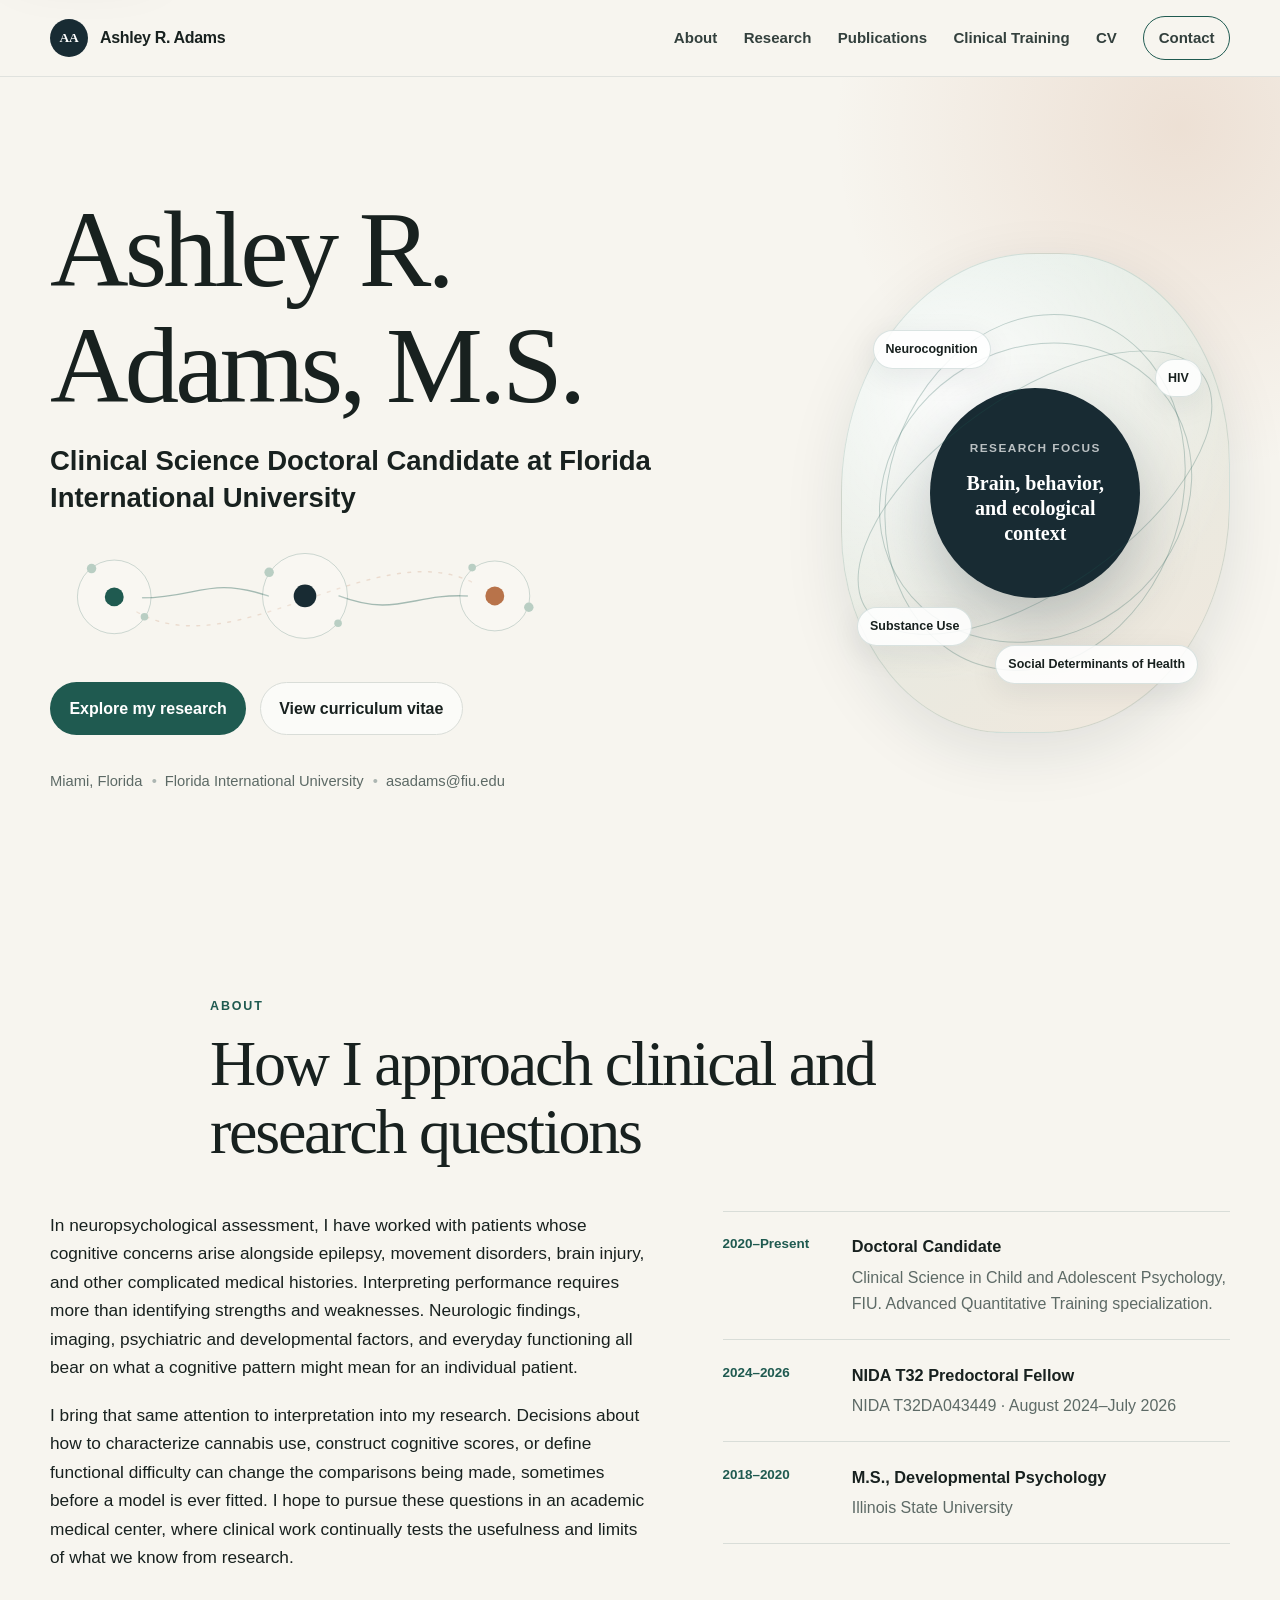
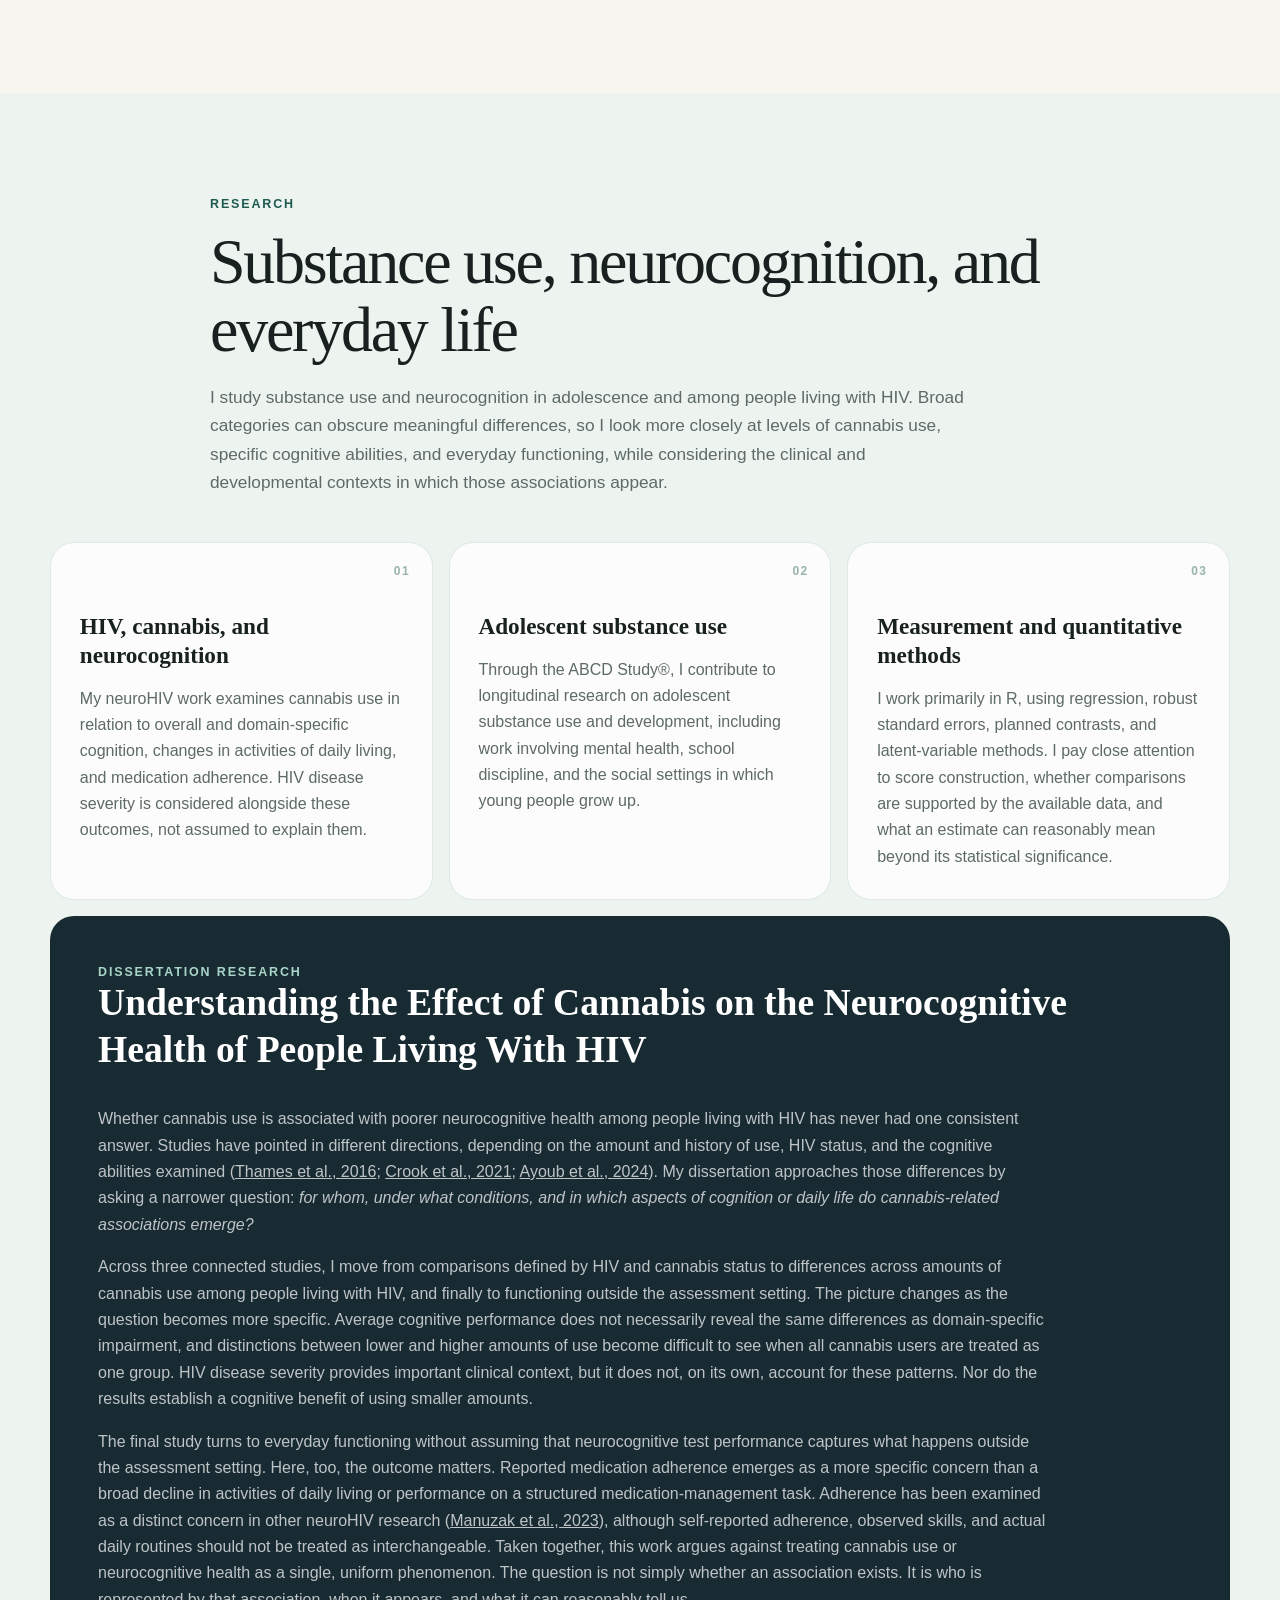
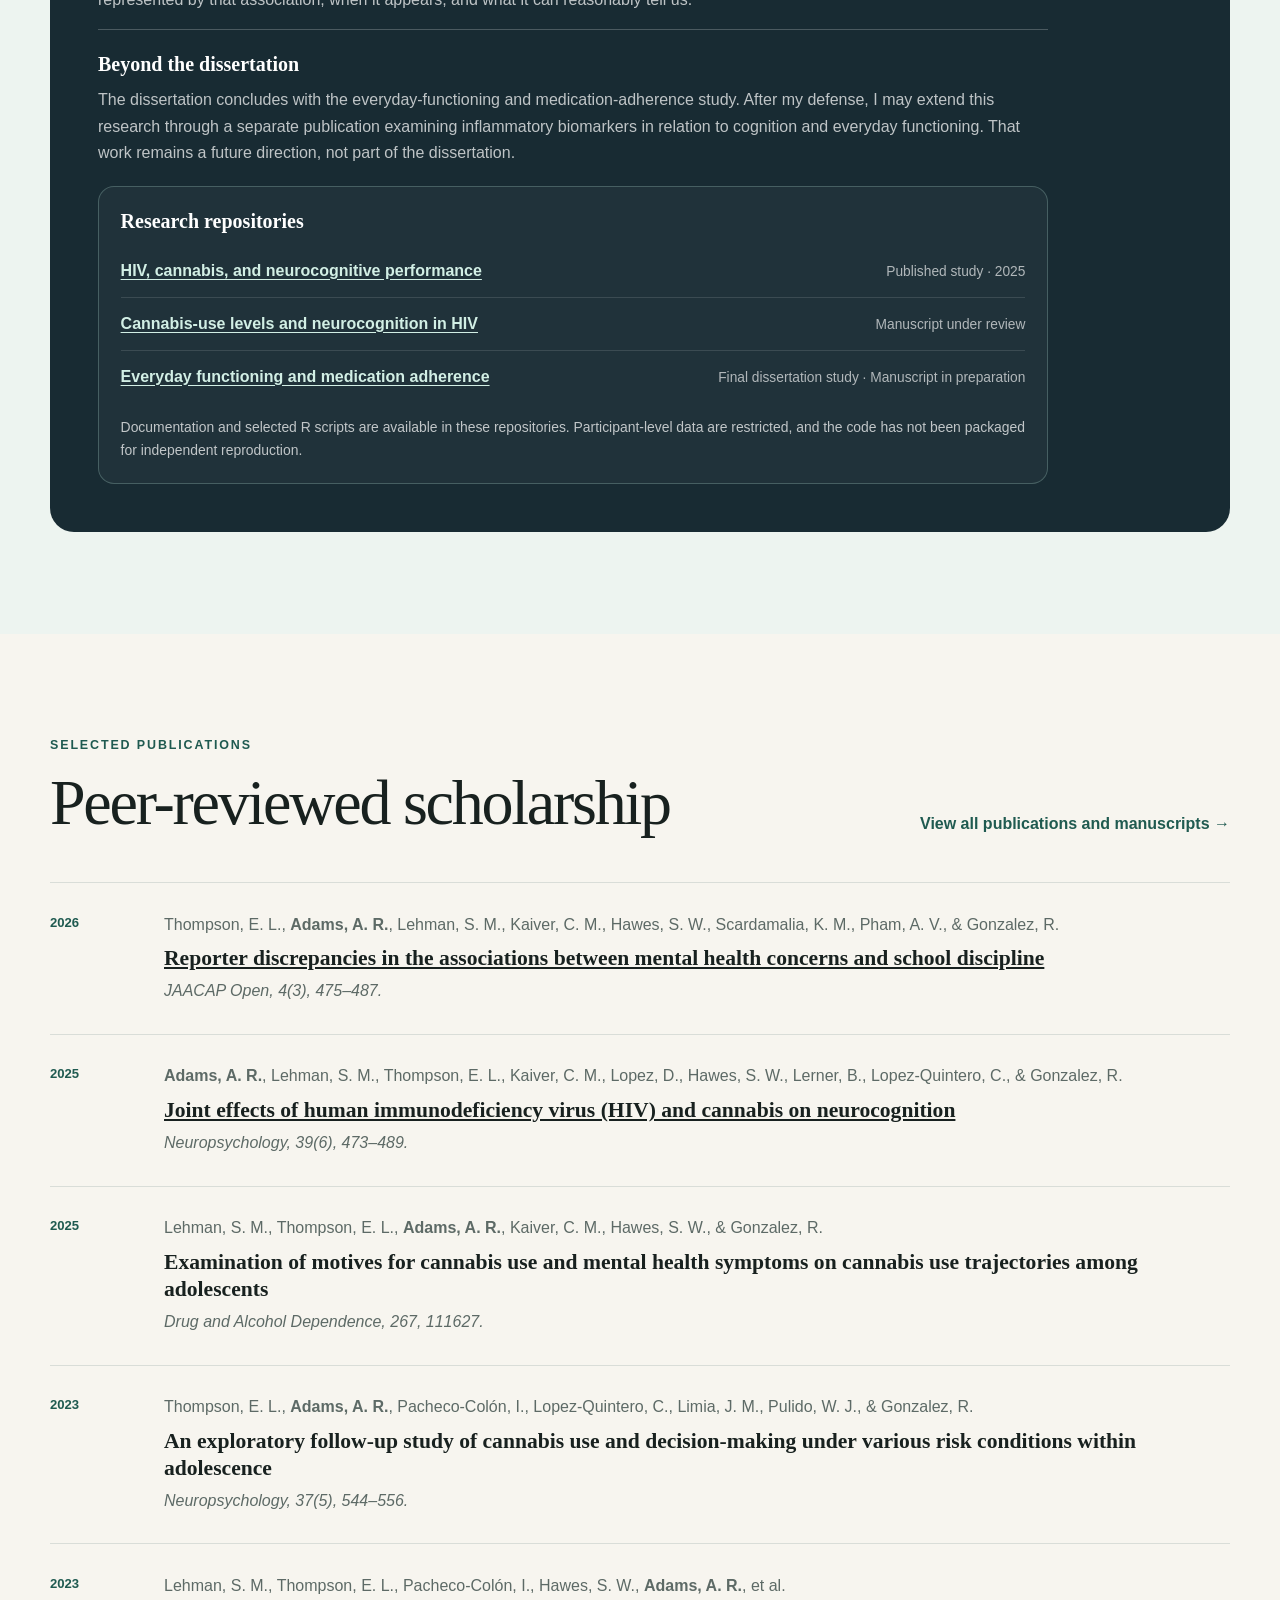
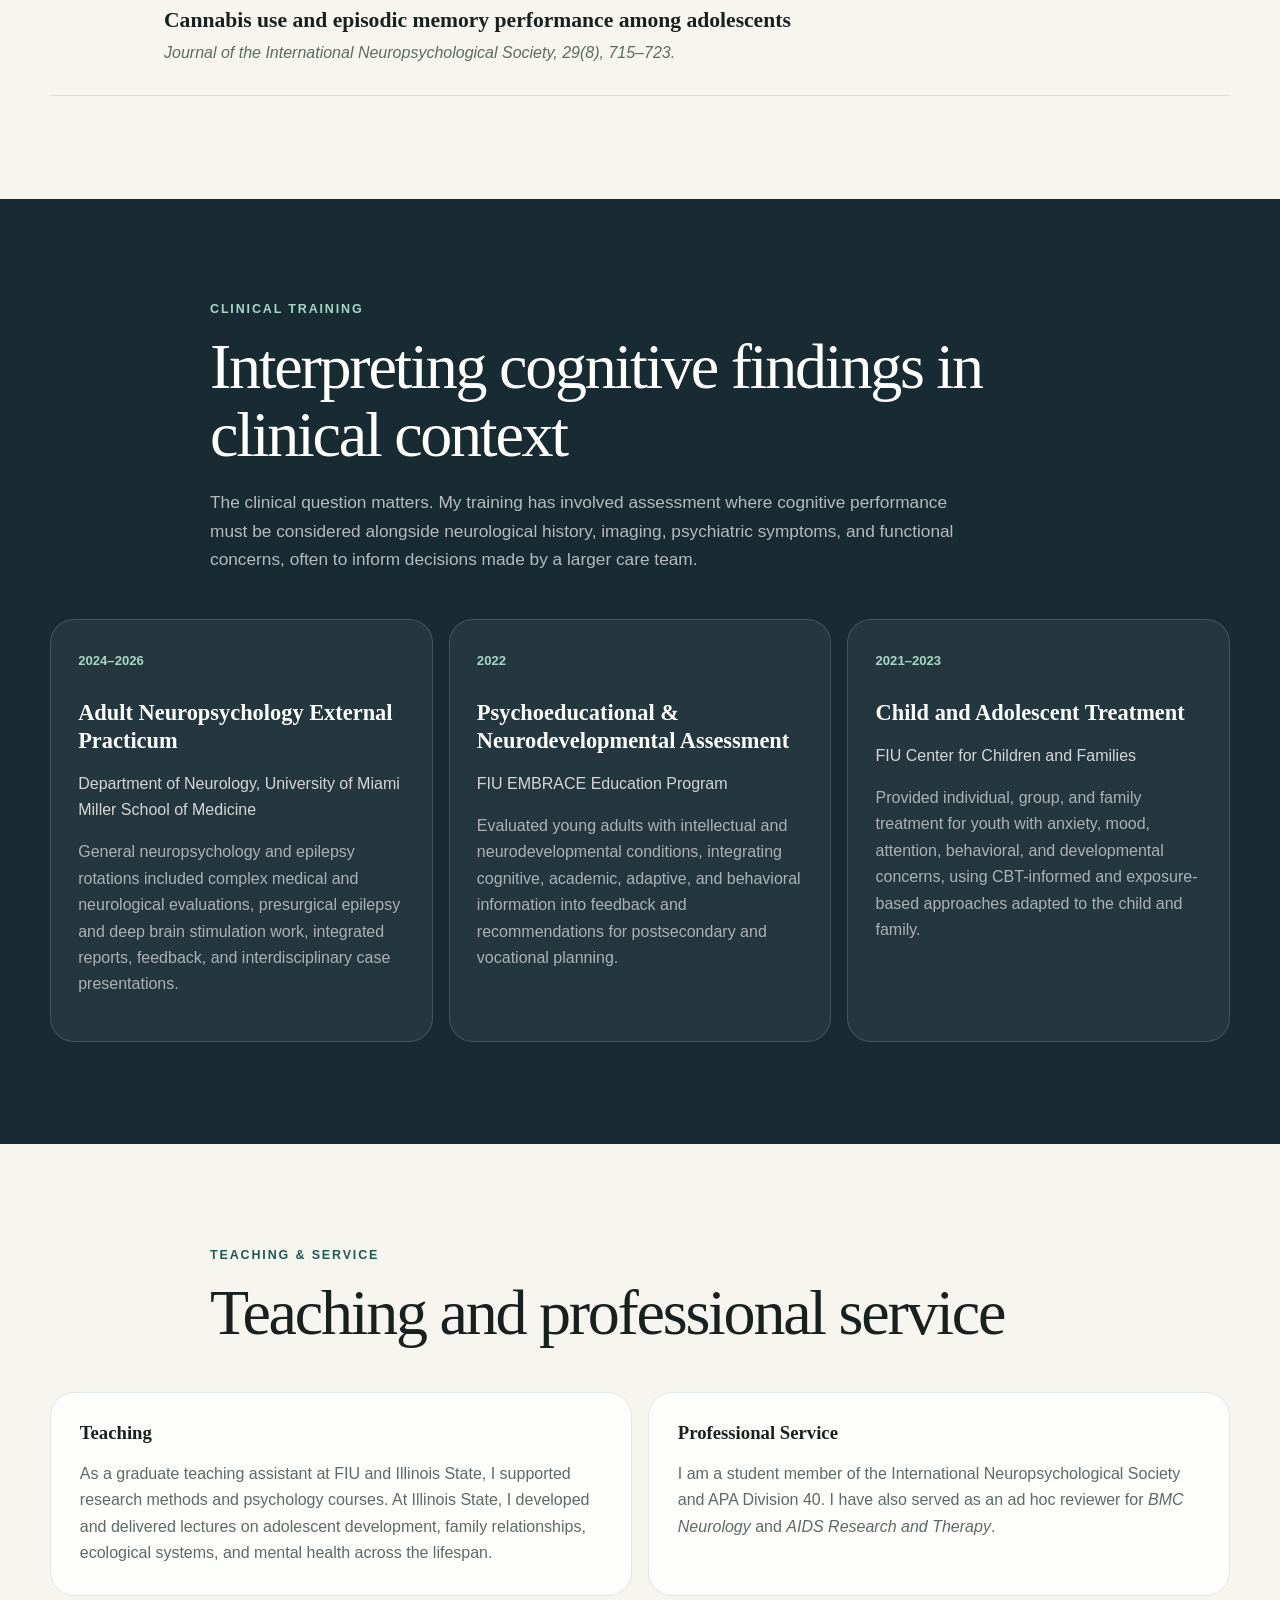
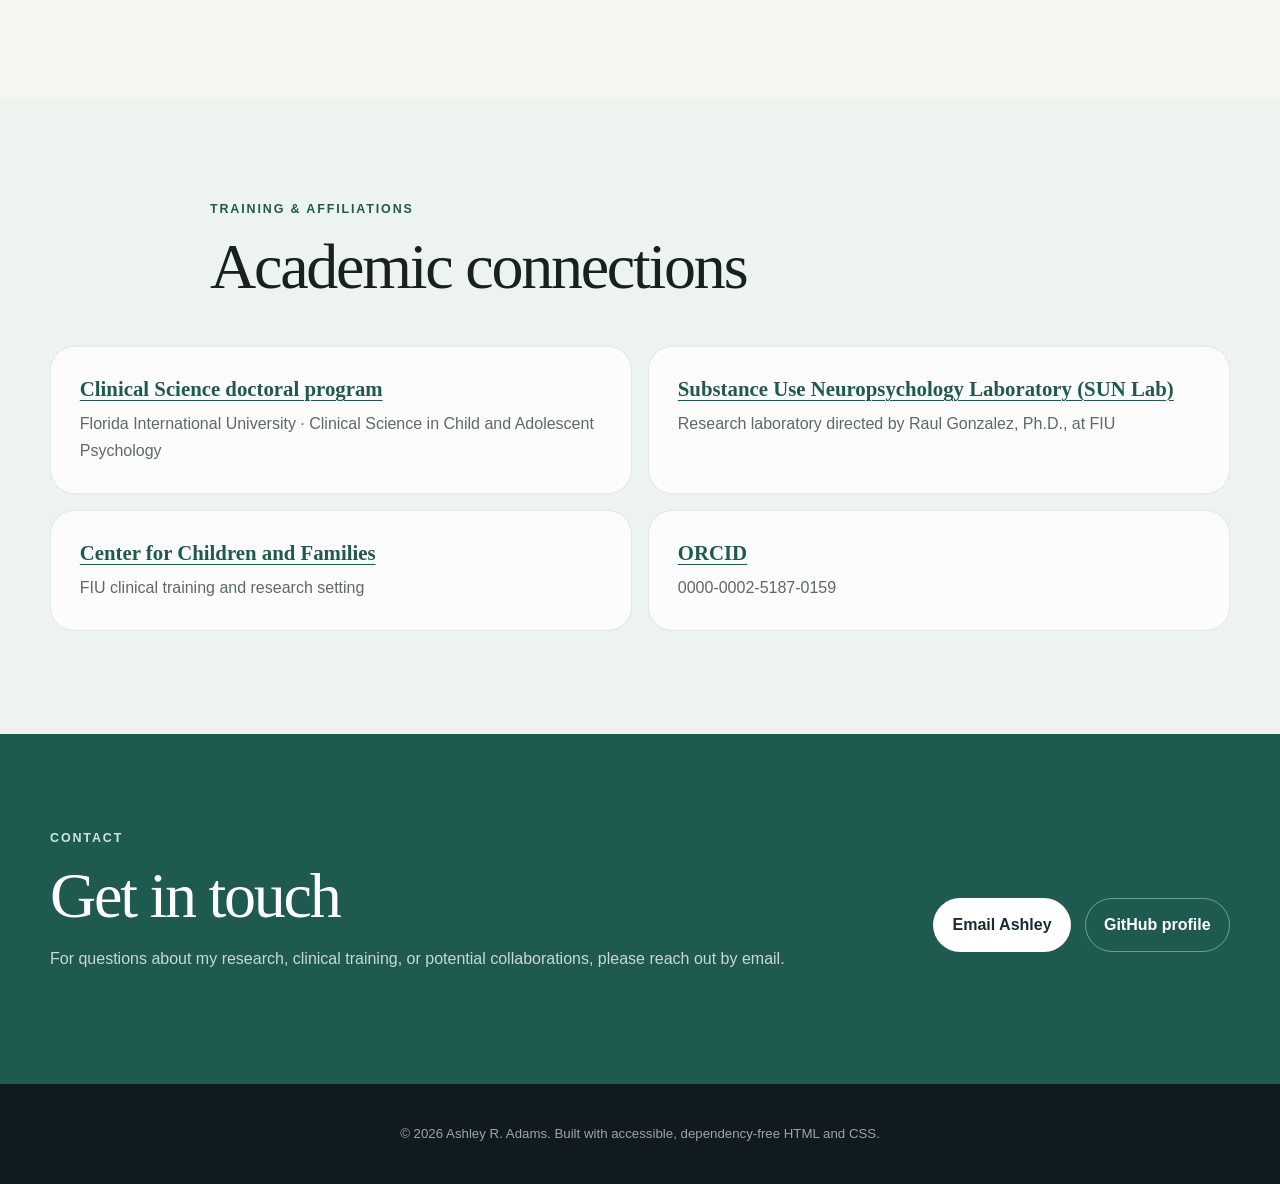
<file: index.html>
<!doctype html>
<html lang="en">
<head>
  <meta charset="utf-8">
  <meta name="viewport" content="width=device-width, initial-scale=1">
  <meta name="description" content="Ashley R. Adams is a Clinical Science Ph.D. candidate at Florida International University whose work examines substance use, neurocognitive functioning, and the interpretation of findings in clinical and developmental contexts.">
  <meta name="author" content="Ashley R. Adams">
  <meta property="og:title" content="Ashley R. Adams | Clinical Science &amp; Neuropsychology">
  <meta property="og:description" content="Research on substance use and neurocognition, informed by clinical neuropsychology and developmental science.">
  <meta property="og:type" content="website">
  <title>Ashley R. Adams | Clinical Science & Neuropsychology</title>
  <link rel="stylesheet" href="styles.css">
  <script defer src="script.js"></script>
</head>
<body>
  <a class="skip-link" href="#main">Skip to content</a>

  <header class="site-header">
    <div class="nav-wrap">
      <a class="wordmark" href="#top" aria-label="Ashley R. Adams home">
        <span class="monogram">AA</span>
        <span>Ashley R. Adams</span>
      </a>
      <button class="nav-toggle" aria-expanded="false" aria-controls="site-nav">
        <span class="sr-only">Toggle navigation</span>
        <span></span><span></span><span></span>
      </button>
      <nav id="site-nav" class="site-nav" aria-label="Primary navigation">
        <a href="#about">About</a>
        <a href="#research">Research</a>
        <a href="publications.html">Publications</a>
        <a href="#clinical">Clinical Training</a>
        <a href="cv.html">CV</a>
        <a class="nav-contact" href="mailto:asadams@fiu.edu">Contact</a>
      </nav>
    </div>
  </header>

  <main id="main">
    <section id="top" class="hero">
      <div class="hero-grid">
        <div class="hero-copy">
          <h1>Ashley R. Adams, M.S.</h1>
          <p class="hero-role">Clinical Science Doctoral Candidate at Florida International University</p>
          <div class="hero-motif" role="img" aria-label="Decorative abstract illustration of connected circles; not study data">
            <svg viewBox="0 0 540 112" xmlns="http://www.w3.org/2000/svg" aria-hidden="true" focusable="false">
              <path class="motif-connection" d="M98 57 C155 57 169 34 231 55" />
              <path class="motif-connection" d="M306 55 C366 78 385 52 442 55" />
              <path class="motif-connection light" d="M92 72 C195 131 345 -11 448 41" />
              <circle class="motif-ring" cx="68" cy="56" r="39" />
              <circle class="motif-ring" cx="270" cy="55" r="45" />
              <circle class="motif-ring" cx="471" cy="55" r="37" />
              <circle class="motif-dot accent" cx="68" cy="56" r="10" />
              <circle class="motif-dot navy" cx="270" cy="55" r="12" />
              <circle class="motif-dot warm" cx="471" cy="55" r="10" />
              <circle class="motif-dot small" cx="44" cy="26" r="5" />
              <circle class="motif-dot small" cx="100" cy="77" r="4" />
              <circle class="motif-dot small" cx="232" cy="30" r="5" />
              <circle class="motif-dot small" cx="305" cy="84" r="4" />
              <circle class="motif-dot small" cx="447" cy="25" r="4" />
              <circle class="motif-dot small" cx="507" cy="67" r="5" />
            </svg>
          </div>
          <div class="mobile-research-focus" aria-label="Research focus">
            <p class="mobile-research-focus-label">Research focus</p>
            <p class="mobile-research-focus-topics">Neurocognition · HIV · Substance Use · Social Determinants of Health</p>
          </div>
          <div class="hero-actions">
            <a class="button primary" href="#research">Explore my research</a>
            <a class="button secondary" href="cv.html">View curriculum vitae</a>
          </div>
          <div class="hero-meta" aria-label="Professional information">
            <span>Miami, Florida</span>
            <span>Florida International University</span>
            <a href="mailto:asadams@fiu.edu">asadams@fiu.edu</a>
          </div>
        </div>

        <aside class="research-mark" aria-label="Research focus">
          <div class="orbit orbit-one"></div>
          <div class="orbit orbit-two"></div>
          <div class="orbit orbit-three"></div>
          <div class="mark-core">
            <span>Research Focus</span>
            <strong>Brain, behavior, and ecological context</strong>
          </div>
          <div class="focus-chip chip-one">Neurocognition</div>
          <div class="focus-chip chip-two">HIV</div>
          <div class="focus-chip chip-three">Substance Use</div>
          <div class="focus-chip chip-four">Social Determinants of Health</div>
        </aside>
      </div>
    </section>

    <section id="about" class="section">
      <div class="section-heading">
        <p class="eyebrow">About</p>
        <h2>How I approach clinical and research questions</h2>
      </div>
      <div class="about-grid">
        <div class="prose">
          <p>
            In neuropsychological assessment, I have worked with patients whose cognitive concerns
            arise alongside epilepsy, movement disorders, brain injury, and other complicated medical
            histories. Interpreting performance requires more than identifying strengths and weaknesses.
            Neurologic findings, imaging, psychiatric and developmental factors, and everyday functioning
            all bear on what a cognitive pattern might mean for an individual patient.
          </p>
          <p>
            I bring that same attention to interpretation into my research. Decisions about how to
            characterize cannabis use, construct cognitive scores, or define functional difficulty
            can change the comparisons being made, sometimes before a model is ever fitted.
            I hope to pursue these questions in an academic medical center, where clinical work
            continually tests the usefulness and limits of what we know from research.
          </p>
        </div>
        <div class="credentials">
          <div class="credential">
            <span class="credential-year">2020–Present</span>
            <div>
              <strong>Doctoral Candidate</strong>
              <p>Clinical Science in Child and Adolescent Psychology, FIU. Advanced Quantitative Training specialization.</p>
            </div>
          </div>
          <div class="credential">
            <span class="credential-year">2024–2026</span>
            <div>
              <strong>NIDA T32 Predoctoral Fellow</strong>
              <p>NIDA T32DA043449 · August 2024–July 2026</p>
            </div>
          </div>
          <div class="credential">
            <span class="credential-year">2018–2020</span>
            <div>
              <strong>M.S., Developmental Psychology</strong>
              <p>Illinois State University</p>
            </div>
          </div>
        </div>
      </div>
    </section>

    <section id="research" class="section section-tint">
      <div class="section-heading">
        <p class="eyebrow">Research</p>
        <h2>Substance use, neurocognition, and everyday life</h2>
        <p class="section-intro">
          I study substance use and neurocognition in adolescence and among people living
          with HIV. Broad categories can obscure meaningful differences, so I look more
          closely at levels of cannabis use, specific cognitive abilities, and everyday
          functioning, while considering the clinical and developmental contexts in which
          those associations appear.
        </p>
      </div>

      <div class="card-grid three">
        <article class="research-card">
          <span class="card-number">01</span>
          <h3>HIV, cannabis, and neurocognition</h3>
          <p>
            My neuroHIV work examines cannabis use in relation to overall and domain-specific
            cognition, changes in activities of daily living, and medication adherence. HIV
            disease severity is considered alongside these outcomes, not assumed to explain them.
          </p>
        </article>
        <article class="research-card">
          <span class="card-number">02</span>
          <h3>Adolescent substance use</h3>
          <p>
            Through the ABCD Study®, I contribute to longitudinal research on adolescent
            substance use and development, including work involving mental health, school
            discipline, and the social settings in which young people grow up.
          </p>
        </article>
        <article class="research-card">
          <span class="card-number">03</span>
          <h3>Measurement and quantitative methods</h3>
          <p>
            I work primarily in R, using regression, robust standard errors, planned contrasts,
            and latent-variable methods. I pay close attention to score construction, whether
            comparisons are supported by the available data, and what an estimate can reasonably
            mean beyond its statistical significance.
          </p>
        </article>
      </div>

      <div class="project-feature">
        <div>
          <p class="eyebrow">Dissertation research</p>
          <h3>Understanding the Effect of Cannabis on the Neurocognitive Health of People Living With HIV</h3>
        </div>
        <div class="project-feature-details">
          <p>
            Whether cannabis use is associated with poorer neurocognitive health among people living
            with HIV has never had one consistent answer. Studies have pointed in different directions,
            depending on the amount and history of use, HIV status, and the cognitive abilities examined
            (<a href="https://doi.org/10.1080/09540121.2015.1124983">Thames et al., 2016</a>;
            <a href="https://doi.org/10.1080/09540121.2020.1822504">Crook et al., 2021</a>;
            <a href="https://doi.org/10.1007/s11904-024-00698-w">Ayoub et al., 2024</a>).
            My dissertation approaches those differences by asking a narrower question:
            <em>for whom, under what conditions, and in which aspects of cognition or daily life
            do cannabis-related associations emerge?</em>
          </p>
          <p>
            Across three connected studies, I move from comparisons defined by HIV and cannabis
            status to differences across amounts of cannabis use among people living with HIV,
            and finally to functioning outside the assessment setting. The picture changes as
            the question becomes more specific. Average cognitive performance does not necessarily
            reveal the same differences as domain-specific impairment, and distinctions between
            lower and higher amounts of use become difficult to see when all cannabis users are
            treated as one group. HIV disease severity provides important clinical context, but
            it does not, on its own, account for these patterns. Nor do the results establish
            a cognitive benefit of using smaller amounts.
          </p>
          <p>
            The final study turns to everyday functioning without assuming that neurocognitive
            test performance captures what happens outside the assessment setting. Here, too,
            the outcome matters. Reported medication adherence emerges as a more specific
            concern than a broad decline in activities of daily living or performance on a
            structured medication-management task. Adherence has been examined
            as a distinct concern in other neuroHIV research
            (<a href="https://doi.org/10.1093/ofid/ofac699">Manuzak et al., 2023</a>),
            although self-reported adherence, observed skills, and actual daily routines should not
            be treated as interchangeable. Taken together, this work argues against treating
            cannabis use or neurocognitive health as a single, uniform phenomenon. The question
            is not simply whether an association exists. It is who is represented by that
            association, when it appears, and what it can reasonably tell us.
          </p>
          <div class="dissertation-next">
            <h4>Beyond the dissertation</h4>
            <p>
              The dissertation concludes with the everyday-functioning and medication-adherence
              study. After my defense, I may extend this research through a separate publication
              examining inflammatory biomarkers in relation to cognition and everyday functioning.
              That work remains a future direction, not part of the dissertation.
            </p>
          </div>
          <div class="dissertation-repos">
            <h4>Research repositories</h4>
            <ul>
              <li><a href="https://github.com/arafanning/Joint.Effects.2025">HIV, cannabis, and neurocognitive performance</a><span>Published study · 2025</span></li>
              <li><a href="https://github.com/arafanning/HIV.Cannabis.Neurocognition.2026">Cannabis-use levels and neurocognition in HIV</a><span>Manuscript under review</span></li>
              <li><a href="https://github.com/arafanning/ADLs.2027">Everyday functioning and medication adherence</a><span>Final dissertation study · Manuscript in preparation</span></li>
            </ul>
            <p class="repo-note">Documentation and selected R scripts are available in these repositories. Participant-level data are restricted, and the code has not been packaged for independent reproduction.</p>
          </div>
        </div>
      </div>
    </section>

    <section id="publications" class="section">
      <div class="section-heading split-heading">
        <div>
          <p class="eyebrow">Selected Publications</p>
          <h2>Peer-reviewed scholarship</h2>
        </div>
        <a class="text-link" href="publications.html">View all publications and manuscripts <span aria-hidden="true">→</span></a>
      </div>

      <div class="publication-list">
        <article class="publication">
          <span class="pub-year">2026</span>
          <div>
            <p>Thompson, E. L., <strong>Adams, A. R.</strong>, Lehman, S. M., Kaiver, C. M., Hawes, S. W., Scardamalia, K. M., Pham, A. V., &amp; Gonzalez, R.</p>
            <h3><a href="https://doi.org/10.1016/j.jaacop.2026.01.001">Reporter discrepancies in the associations between mental health concerns and school discipline</a></h3>
            <p class="journal">JAACAP Open, 4(3), 475–487.</p>
          </div>
        </article>
        <article class="publication">
          <span class="pub-year">2025</span>
          <div>
            <p><strong>Adams, A. R.</strong>, Lehman, S. M., Thompson, E. L., Kaiver, C. M., Lopez, D., Hawes, S. W., Lerner, B., Lopez-Quintero, C., &amp; Gonzalez, R.</p>
            <h3><a href="https://doi.org/10.1037/neu0001003">Joint effects of human immunodeficiency virus (HIV) and cannabis on neurocognition</a></h3>
            <p class="journal">Neuropsychology, 39(6), 473–489.</p>
          </div>
        </article>
        <article class="publication">
          <span class="pub-year">2025</span>
          <div>
            <p>Lehman, S. M., Thompson, E. L., <strong>Adams, A. R.</strong>, Kaiver, C. M., Hawes, S. W., &amp; Gonzalez, R.</p>
            <h3>Examination of motives for cannabis use and mental health symptoms on cannabis use trajectories among adolescents</h3>
            <p class="journal">Drug and Alcohol Dependence, 267, 111627.</p>
          </div>
        </article>
        <article class="publication">
          <span class="pub-year">2023</span>
          <div>
            <p>Thompson, E. L., <strong>Adams, A. R.</strong>, Pacheco-Colón, I., Lopez-Quintero, C., Limia, J. M., Pulido, W. J., &amp; Gonzalez, R.</p>
            <h3>An exploratory follow-up study of cannabis use and decision-making under various risk conditions within adolescence</h3>
            <p class="journal">Neuropsychology, 37(5), 544–556.</p>
          </div>
        </article>
        <article class="publication">
          <span class="pub-year">2023</span>
          <div>
            <p>Lehman, S. M., Thompson, E. L., Pacheco-Colón, I., Hawes, S. W., <strong>Adams, A. R.</strong>, et al.</p>
            <h3>Cannabis use and episodic memory performance among adolescents</h3>
            <p class="journal">Journal of the International Neuropsychological Society, 29(8), 715–723.</p>
          </div>
        </article>
      </div>
    </section>

    <section id="clinical" class="section section-dark">
      <div class="section-heading">
        <p class="eyebrow">Clinical Training</p>
        <h2>Interpreting cognitive findings in clinical context</h2>
        <p class="section-intro">
          The clinical question matters. My training has involved assessment where cognitive
          performance must be considered alongside neurological history, imaging, psychiatric
          symptoms, and functional concerns, often to inform decisions made by a larger care team.
        </p>
      </div>

      <div class="clinical-grid">
        <article>
          <span>2024–2026</span>
          <h3>Adult Neuropsychology External Practicum</h3>
          <p>Department of Neurology, University of Miami Miller School of Medicine</p>
          <p class="detail">
            General neuropsychology and epilepsy rotations included complex medical and
            neurological evaluations, presurgical epilepsy and deep brain stimulation work,
            integrated reports, feedback, and interdisciplinary case presentations.
          </p>
        </article>
        <article>
          <span>2022</span>
          <h3>Psychoeducational &amp; Neurodevelopmental Assessment</h3>
          <p>FIU EMBRACE Education Program</p>
          <p class="detail">
            Evaluated young adults with intellectual and neurodevelopmental conditions,
            integrating cognitive, academic, adaptive, and behavioral information into
            feedback and recommendations for postsecondary and vocational planning.
          </p>
        </article>
        <article>
          <span>2021–2023</span>
          <h3>Child and Adolescent Treatment</h3>
          <p>FIU Center for Children and Families</p>
          <p class="detail">
            Provided individual, group, and family treatment for youth with anxiety,
            mood, attention, behavioral, and developmental concerns, using CBT-informed
            and exposure-based approaches adapted to the child and family.
          </p>
        </article>
      </div>
    </section>

    <section id="teaching" class="section">
      <div class="section-heading">
        <p class="eyebrow">Teaching & Service</p>
        <h2>Teaching and professional service</h2>
      </div>
      <div class="card-grid two">
        <article class="plain-card">
          <h3>Teaching</h3>
          <p>
            As a graduate teaching assistant at FIU and Illinois State, I supported research
            methods and psychology courses. At Illinois State, I developed and delivered
            lectures on adolescent development, family relationships, ecological systems,
            and mental health across the lifespan.
          </p>
        </article>
        <article class="plain-card">
          <h3>Professional Service</h3>
          <p>
            I am a student member of the International Neuropsychological Society and APA
            Division 40. I have also served as an ad hoc reviewer for
            <em>BMC Neurology</em> and <em>AIDS Research and Therapy</em>.
          </p>
        </article>
      </div>
    </section>

    <section id="affiliations" class="section section-tint">
      <div class="section-heading">
        <p class="eyebrow">Training &amp; affiliations</p>
        <h2>Academic connections</h2>
      </div>
      <div class="card-grid two affiliation-grid">
        <article class="plain-card">
          <h3><a href="https://case.fiu.edu/psychology/students/graduate/phd-in-clinical-science-in-child-and-adolescent-psychology/">Clinical Science doctoral program</a></h3>
          <p>Florida International University · Clinical Science in Child and Adolescent Psychology</p>
        </article>
        <article class="plain-card">
          <h3><a href="https://sunlab.fiu.edu/">Substance Use Neuropsychology Laboratory (SUN Lab)</a></h3>
          <p>Research laboratory directed by Raul Gonzalez, Ph.D., at FIU</p>
        </article>
        <article class="plain-card">
          <h3><a href="https://ccf.fiu.edu/">Center for Children and Families</a></h3>
          <p>FIU clinical training and research setting</p>
        </article>
        <article class="plain-card">
          <h3><a href="https://orcid.org/0000-0002-5187-0159">ORCID</a></h3>
          <p>0000-0002-5187-0159</p>
        </article>
      </div>
    </section>

    <section id="contact" class="contact-section">
      <div>
        <p class="eyebrow">Contact</p>
        <h2>Get in touch</h2>
        <p>For questions about my research, clinical training, or potential collaborations, please reach out by email.</p>
      </div>
      <div class="contact-actions">
        <a class="button light" href="mailto:asadams@fiu.edu">Email Ashley</a>
        <a class="button ghost-light" href="https://github.com/arafanning">GitHub profile</a>
      </div>
    </section>
  </main>

  <footer>
    <p>© <span id="year"></span> Ashley R. Adams. Built with accessible, dependency-free HTML and CSS.</p>
  </footer>
</body>
</html>
</file>
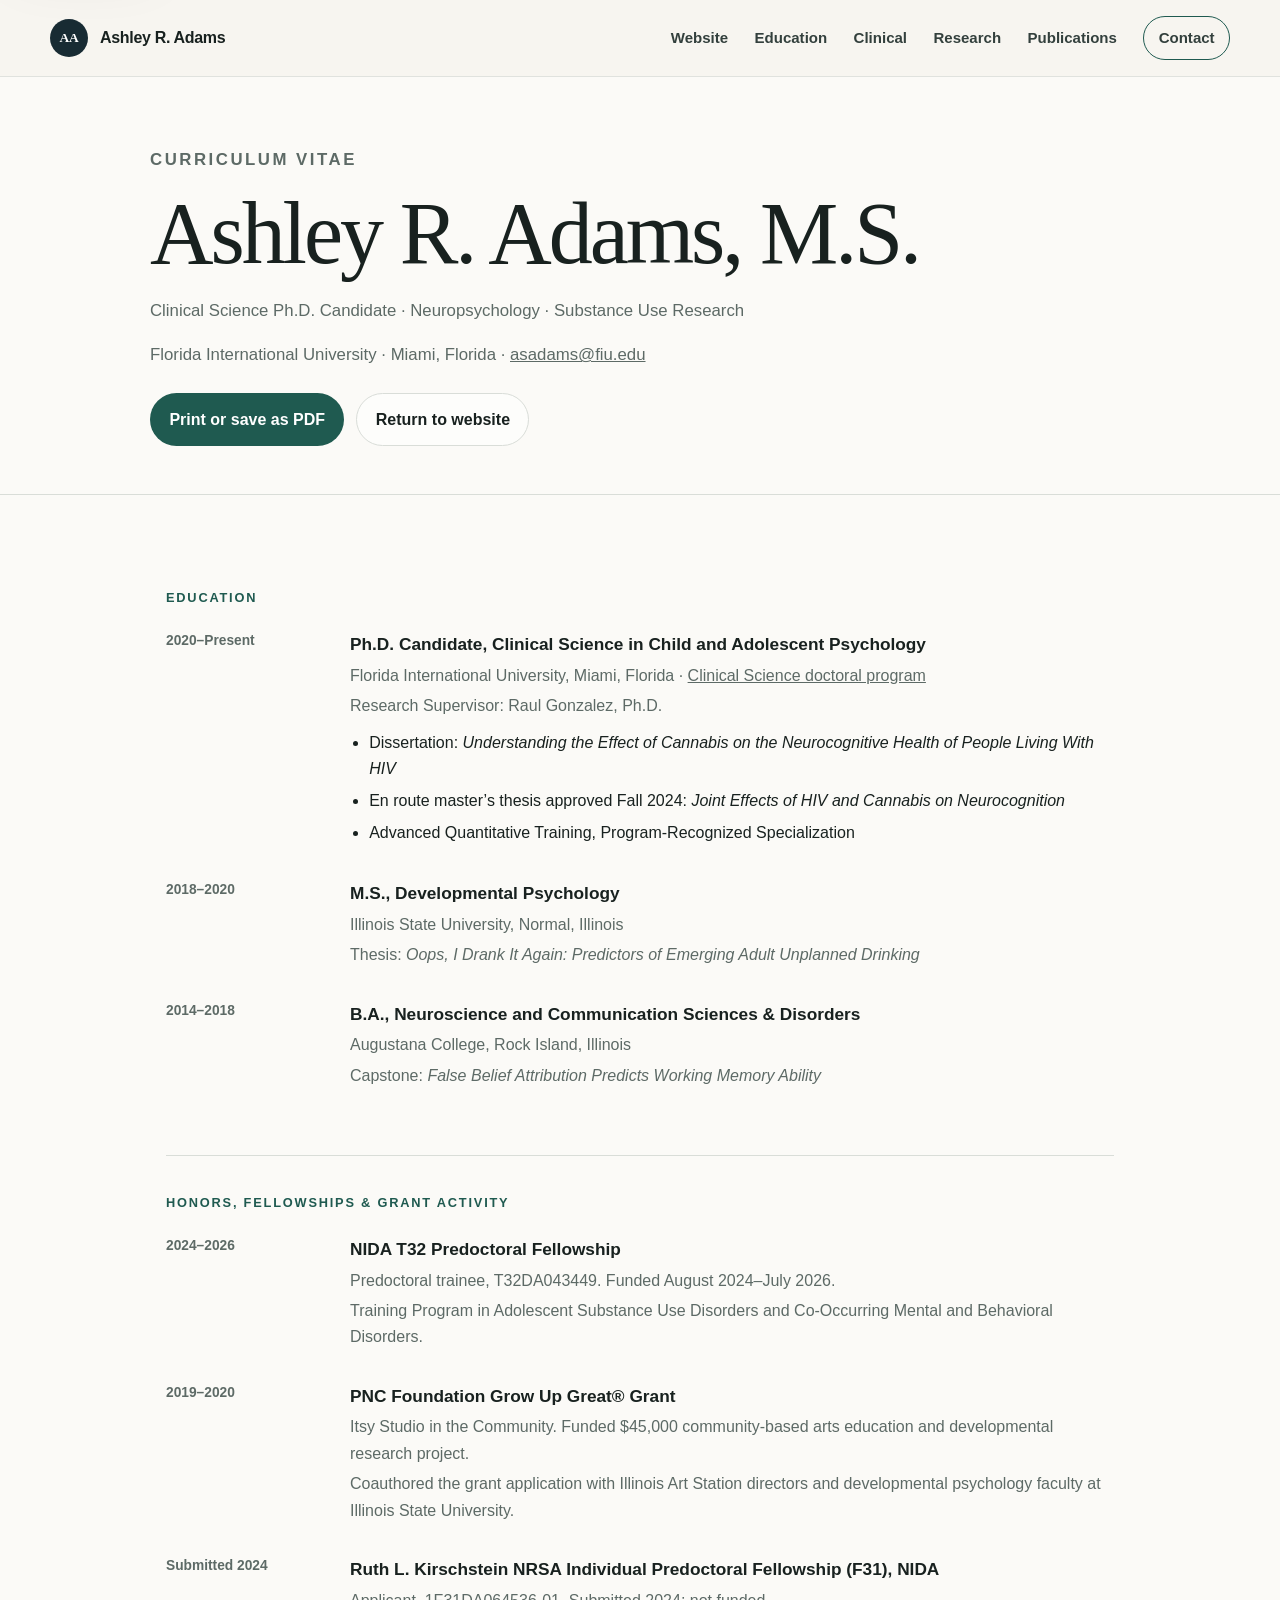
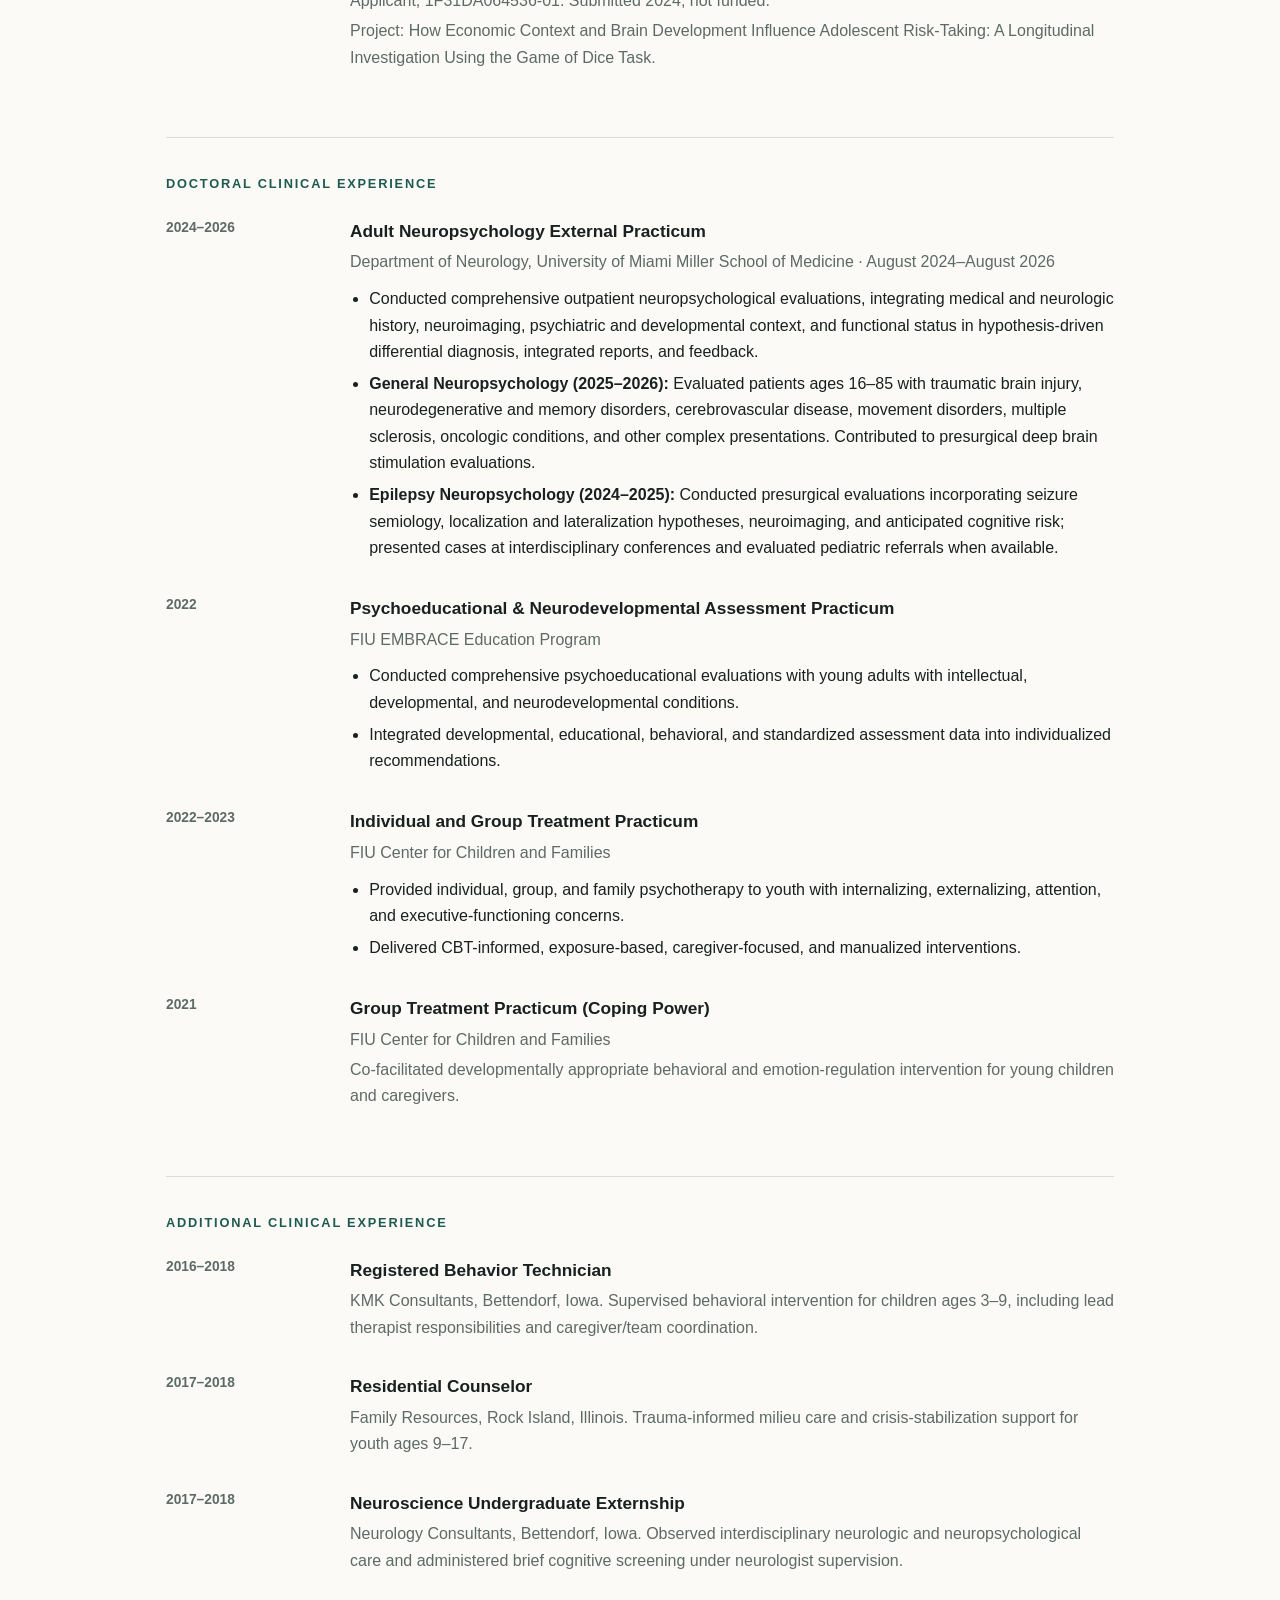
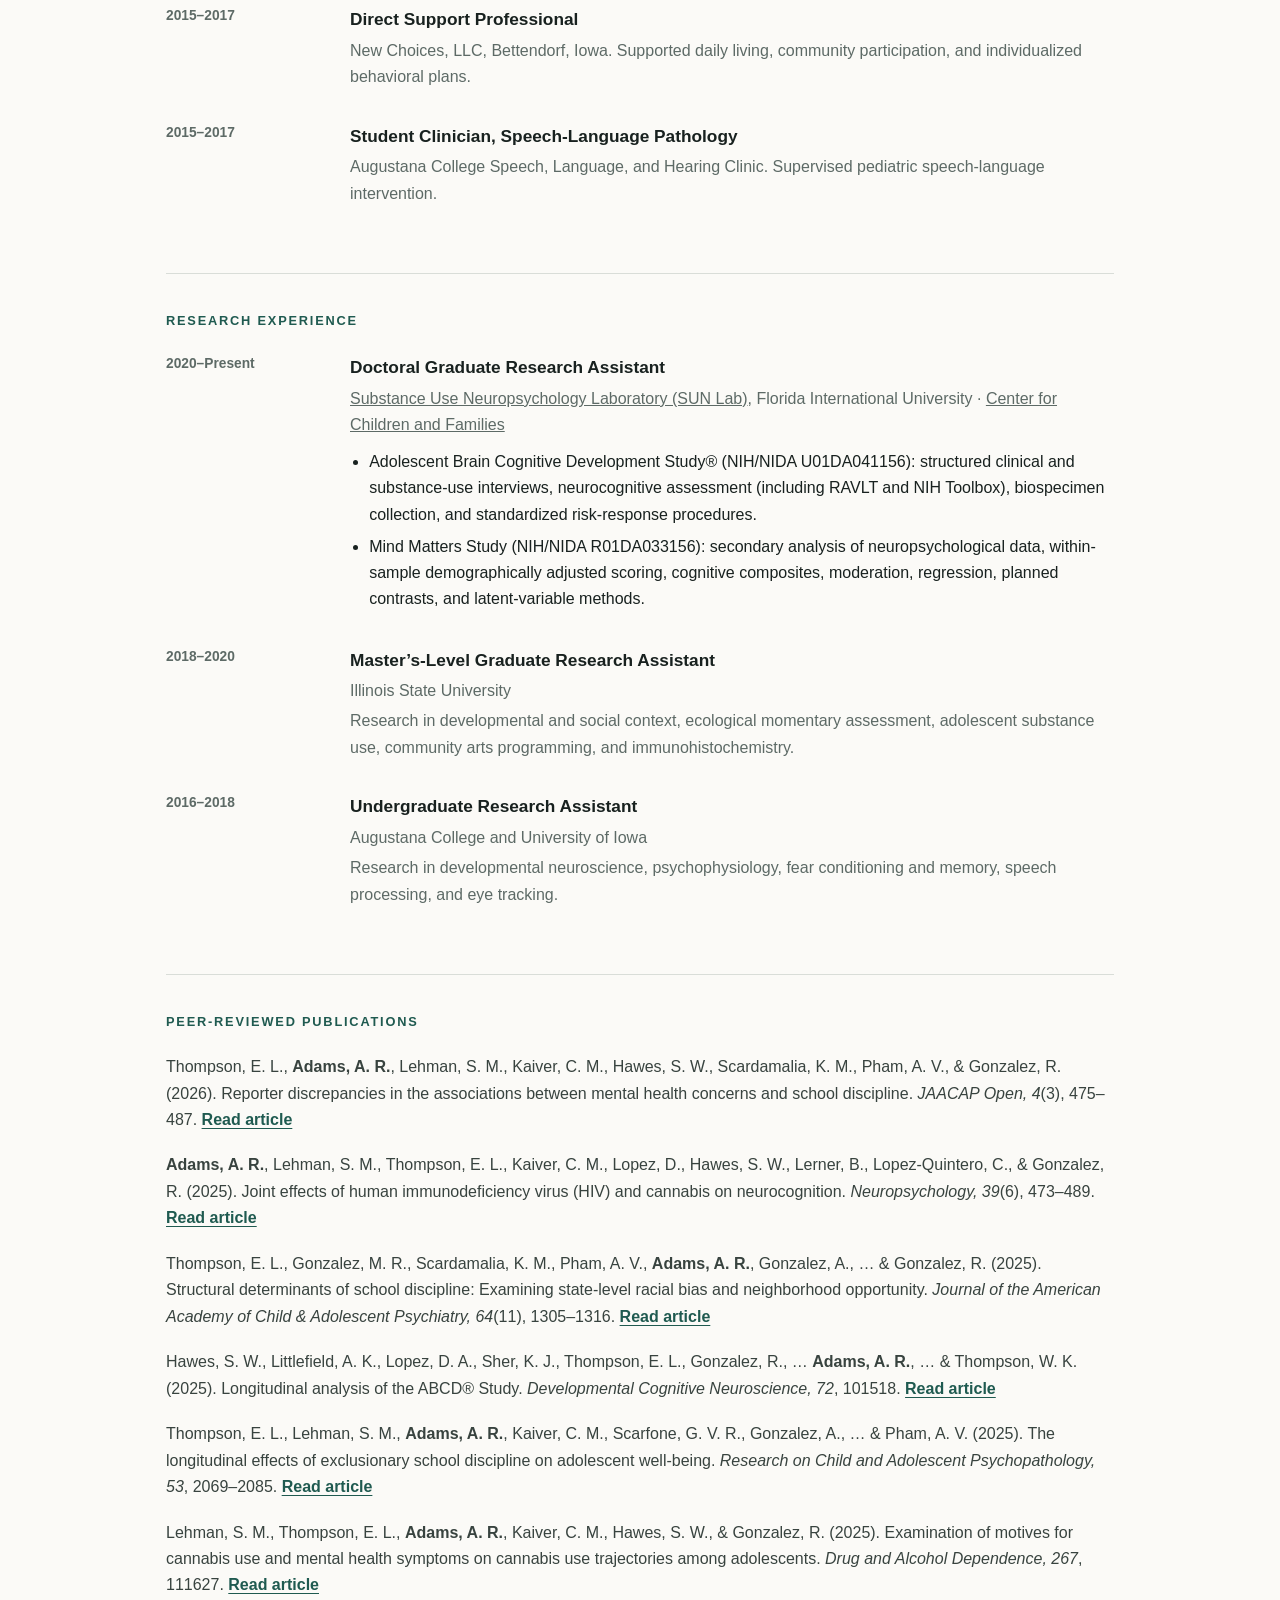
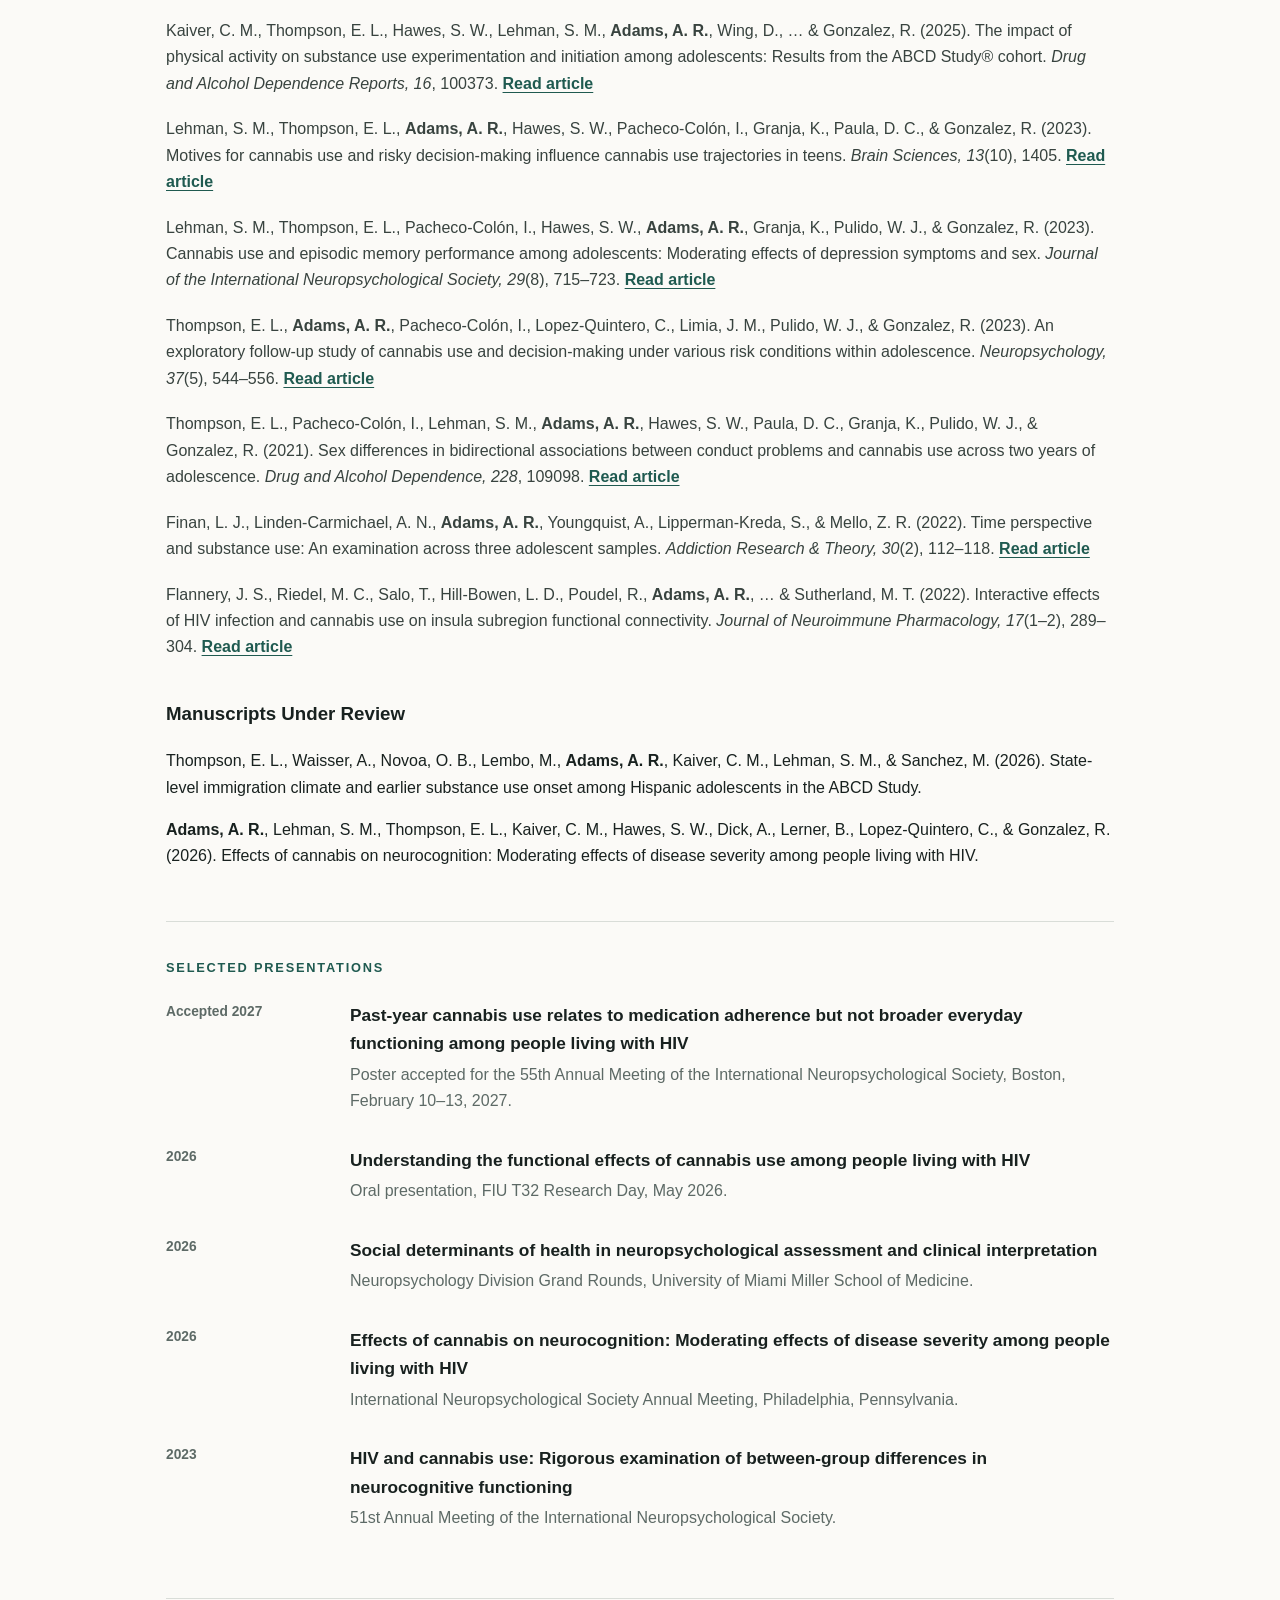
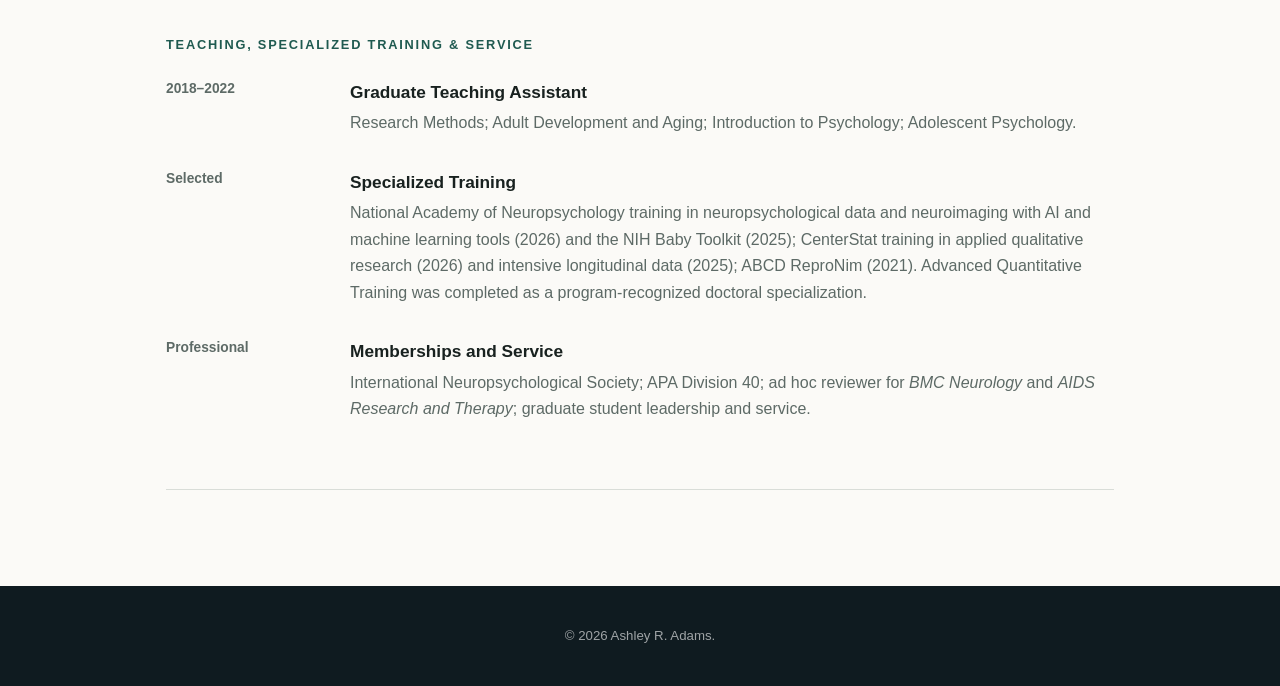
<file: cv.html>
<!doctype html>
<html lang="en">
<head>
  <meta charset="utf-8">
  <meta name="viewport" content="width=device-width, initial-scale=1">
  <meta name="description" content="Curriculum vitae for Ashley R. Adams, M.S.">
  <title>Curriculum Vitae | Ashley R. Adams</title>
  <link rel="stylesheet" href="styles.css">
  <script defer src="script.js"></script>
</head>
<body class="cv-page">
  <a class="skip-link" href="#cv-main">Skip to content</a>

  <header class="site-header">
    <div class="nav-wrap">
      <a class="wordmark" href="index.html">
        <span class="monogram">AA</span>
        <span>Ashley R. Adams</span>
      </a>
      <nav class="site-nav" aria-label="CV navigation">
        <a href="index.html">Website</a>
        <a href="#education">Education</a>
        <a href="#clinical">Clinical</a>
        <a href="#research">Research</a>
        <a href="publications.html">Publications</a>
        <a class="nav-contact" href="mailto:asadams@fiu.edu">Contact</a>
      </nav>
    </div>
  </header>

  <main id="cv-main">
    <section class="cv-hero">
      <div class="cv-hero-inner">
        <p class="eyebrow">Curriculum Vitae</p>
        <h1>Ashley R. Adams, M.S.</h1>
        <p>Clinical Science Ph.D. Candidate · Neuropsychology · Substance Use Research</p>
        <p>Florida International University · Miami, Florida · <a href="mailto:asadams@fiu.edu">asadams@fiu.edu</a></p>
        <div class="cv-toolbar">
          <a class="button primary" href="javascript:window.print()">Print or save as PDF</a>
          <a class="button secondary" href="index.html">Return to website</a>
        </div>
      </div>
    </section>

    <div class="cv-layout">
      <section id="education" class="cv-section">
        <h2>Education</h2>
        <article class="cv-entry">
          <time>2020–Present</time>
          <div>
            <h3>Ph.D. Candidate, Clinical Science in Child and Adolescent Psychology</h3>
            <p>Florida International University, Miami, Florida · <a href="https://case.fiu.edu/psychology/students/graduate/phd-in-clinical-science-in-child-and-adolescent-psychology/">Clinical Science doctoral program</a></p>
            <p>Research Supervisor: Raul Gonzalez, Ph.D.</p>
            <ul>
              <li>Dissertation: <em>Understanding the Effect of Cannabis on the Neurocognitive Health of People Living With HIV</em></li>
              <li>En route master’s thesis approved Fall 2024: <em>Joint Effects of HIV and Cannabis on Neurocognition</em></li>
              <li>Advanced Quantitative Training, Program-Recognized Specialization</li>
            </ul>
          </div>
        </article>
        <article class="cv-entry">
          <time>2018–2020</time>
          <div>
            <h3>M.S., Developmental Psychology</h3>
            <p>Illinois State University, Normal, Illinois</p>
            <p>Thesis: <em>Oops, I Drank It Again: Predictors of Emerging Adult Unplanned Drinking</em></p>
          </div>
        </article>
        <article class="cv-entry">
          <time>2014–2018</time>
          <div>
            <h3>B.A., Neuroscience and Communication Sciences &amp; Disorders</h3>
            <p>Augustana College, Rock Island, Illinois</p>
            <p>Capstone: <em>False Belief Attribution Predicts Working Memory Ability</em></p>
          </div>
        </article>
      </section>

      <section class="cv-section">
        <h2>Honors, Fellowships & Grant Activity</h2>
        <article class="cv-entry">
          <time>2024–2026</time>
          <div>
            <h3>NIDA T32 Predoctoral Fellowship</h3>
            <p>Predoctoral trainee, T32DA043449. Funded August 2024–July 2026.</p>
            <p>Training Program in Adolescent Substance Use Disorders and Co-Occurring Mental and Behavioral Disorders.</p>
          </div>
        </article>
        <article class="cv-entry">
          <time>2019–2020</time>
          <div>
            <h3>PNC Foundation Grow Up Great® Grant</h3>
            <p>Itsy Studio in the Community. Funded $45,000 community-based arts education and developmental research project.</p>
            <p>Coauthored the grant application with Illinois Art Station directors and developmental psychology faculty at Illinois State University.</p>
          </div>
        </article>
        <article class="cv-entry">
          <time>Submitted 2024</time>
          <div>
            <h3>Ruth L. Kirschstein NRSA Individual Predoctoral Fellowship (F31), NIDA</h3>
            <p>Applicant, 1F31DA064536-01. Submitted 2024; not funded.</p>
            <p>Project: How Economic Context and Brain Development Influence Adolescent Risk-Taking: A Longitudinal Investigation Using the Game of Dice Task.</p>
          </div>
        </article>
      </section>

      <section id="clinical" class="cv-section">
        <h2>Doctoral Clinical Experience</h2>
        <article class="cv-entry">
          <time>2024–2026</time>
          <div>
            <h3>Adult Neuropsychology External Practicum</h3>
            <p>Department of Neurology, University of Miami Miller School of Medicine · August 2024–August 2026</p>
            <ul>
              <li>Conducted comprehensive outpatient neuropsychological evaluations, integrating medical and neurologic history, neuroimaging, psychiatric and developmental context, and functional status in hypothesis-driven differential diagnosis, integrated reports, and feedback.</li>
              <li><strong>General Neuropsychology (2025–2026):</strong> Evaluated patients ages 16–85 with traumatic brain injury, neurodegenerative and memory disorders, cerebrovascular disease, movement disorders, multiple sclerosis, oncologic conditions, and other complex presentations. Contributed to presurgical deep brain stimulation evaluations.</li>
              <li><strong>Epilepsy Neuropsychology (2024–2025):</strong> Conducted presurgical evaluations incorporating seizure semiology, localization and lateralization hypotheses, neuroimaging, and anticipated cognitive risk; presented cases at interdisciplinary conferences and evaluated pediatric referrals when available.</li>
            </ul>
          </div>
        </article>
        <article class="cv-entry">
          <time>2022</time>
          <div>
            <h3>Psychoeducational &amp; Neurodevelopmental Assessment Practicum</h3>
            <p>FIU EMBRACE Education Program</p>
            <ul>
              <li>Conducted comprehensive psychoeducational evaluations with young adults with intellectual, developmental, and neurodevelopmental conditions.</li>
              <li>Integrated developmental, educational, behavioral, and standardized assessment data into individualized recommendations.</li>
            </ul>
          </div>
        </article>
        <article class="cv-entry">
          <time>2022–2023</time>
          <div>
            <h3>Individual and Group Treatment Practicum</h3>
            <p>FIU Center for Children and Families</p>
            <ul>
              <li>Provided individual, group, and family psychotherapy to youth with internalizing, externalizing, attention, and executive-functioning concerns.</li>
              <li>Delivered CBT-informed, exposure-based, caregiver-focused, and manualized interventions.</li>
            </ul>
          </div>
        </article>
        <article class="cv-entry">
          <time>2021</time>
          <div>
            <h3>Group Treatment Practicum (Coping Power)</h3>
            <p>FIU Center for Children and Families</p>
            <p>Co-facilitated developmentally appropriate behavioral and emotion-regulation intervention for young children and caregivers.</p>
          </div>
        </article>
      </section>

      <section class="cv-section">
        <h2>Additional Clinical Experience</h2>
        <article class="cv-entry"><time>2016–2018</time><div><h3>Registered Behavior Technician</h3><p>KMK Consultants, Bettendorf, Iowa. Supervised behavioral intervention for children ages 3–9, including lead therapist responsibilities and caregiver/team coordination.</p></div></article>
        <article class="cv-entry"><time>2017–2018</time><div><h3>Residential Counselor</h3><p>Family Resources, Rock Island, Illinois. Trauma-informed milieu care and crisis-stabilization support for youth ages 9–17.</p></div></article>
        <article class="cv-entry"><time>2017–2018</time><div><h3>Neuroscience Undergraduate Externship</h3><p>Neurology Consultants, Bettendorf, Iowa. Observed interdisciplinary neurologic and neuropsychological care and administered brief cognitive screening under neurologist supervision.</p></div></article>
        <article class="cv-entry"><time>2015–2017</time><div><h3>Direct Support Professional</h3><p>New Choices, LLC, Bettendorf, Iowa. Supported daily living, community participation, and individualized behavioral plans.</p></div></article>
        <article class="cv-entry"><time>2015–2017</time><div><h3>Student Clinician, Speech-Language Pathology</h3><p>Augustana College Speech, Language, and Hearing Clinic. Supervised pediatric speech-language intervention.</p></div></article>
      </section>

      <section id="research" class="cv-section">
        <h2>Research Experience</h2>
        <article class="cv-entry">
          <time>2020–Present</time>
          <div>
            <h3>Doctoral Graduate Research Assistant</h3>
            <p><a href="https://sunlab.fiu.edu/">Substance Use Neuropsychology Laboratory (SUN Lab)</a>, Florida International University · <a href="https://ccf.fiu.edu/">Center for Children and Families</a></p>
            <ul>
              <li>Adolescent Brain Cognitive Development Study® (NIH/NIDA U01DA041156): structured clinical and substance-use interviews, neurocognitive assessment (including RAVLT and NIH Toolbox), biospecimen collection, and standardized risk-response procedures.</li>
              <li>Mind Matters Study (NIH/NIDA R01DA033156): secondary analysis of neuropsychological data, within-sample demographically adjusted scoring, cognitive composites, moderation, regression, planned contrasts, and latent-variable methods.</li>
            </ul>
          </div>
        </article>
        <article class="cv-entry">
          <time>2018–2020</time>
          <div>
            <h3>Master’s-Level Graduate Research Assistant</h3>
            <p>Illinois State University</p>
            <p>Research in developmental and social context, ecological momentary assessment, adolescent substance use, community arts programming, and immunohistochemistry.</p>
          </div>
        </article>
        <article class="cv-entry">
          <time>2016–2018</time>
          <div>
            <h3>Undergraduate Research Assistant</h3>
            <p>Augustana College and University of Iowa</p>
            <p>Research in developmental neuroscience, psychophysiology, fear conditioning and memory, speech processing, and eye tracking.</p>
          </div>
        </article>
      </section>

      <section id="publications" class="cv-section">
        <h2>Peer-Reviewed Publications</h2>
        <ul class="cv-pubs">
          <li>Thompson, E. L., <strong>Adams, A. R.</strong>, Lehman, S. M., Kaiver, C. M., Hawes, S. W., Scardamalia, K. M., Pham, A. V., &amp; Gonzalez, R. (2026). Reporter discrepancies in the associations between mental health concerns and school discipline. <em>JAACAP Open, 4</em>(3), 475–487. <a href="https://doi.org/10.1016/j.jaacop.2026.01.001">Read article</a></li>
          <li><strong>Adams, A. R.</strong>, Lehman, S. M., Thompson, E. L., Kaiver, C. M., Lopez, D., Hawes, S. W., Lerner, B., Lopez-Quintero, C., &amp; Gonzalez, R. (2025). Joint effects of human immunodeficiency virus (HIV) and cannabis on neurocognition. <em>Neuropsychology, 39</em>(6), 473–489. <a href="https://doi.org/10.1037/neu0001003">Read article</a></li>
          <li>Thompson, E. L., Gonzalez, M. R., Scardamalia, K. M., Pham, A. V., <strong>Adams, A. R.</strong>, Gonzalez, A., … &amp; Gonzalez, R. (2025). Structural determinants of school discipline: Examining state-level racial bias and neighborhood opportunity. <em>Journal of the American Academy of Child &amp; Adolescent Psychiatry, 64</em>(11), 1305–1316. <a href="https://doi.org/10.1016/j.jaac.2024.10.017">Read article</a></li>
          <li>Hawes, S. W., Littlefield, A. K., Lopez, D. A., Sher, K. J., Thompson, E. L., Gonzalez, R., … <strong>Adams, A. R.</strong>, … &amp; Thompson, W. K. (2025). Longitudinal analysis of the ABCD® Study. <em>Developmental Cognitive Neuroscience, 72</em>, 101518. <a href="https://doi.org/10.1016/j.dcn.2025.101518">Read article</a></li>
          <li>Thompson, E. L., Lehman, S. M., <strong>Adams, A. R.</strong>, Kaiver, C. M., Scarfone, G. V. R., Gonzalez, A., … &amp; Pham, A. V. (2025). The longitudinal effects of exclusionary school discipline on adolescent well-being. <em>Research on Child and Adolescent Psychopathology, 53</em>, 2069–2085. <a href="https://doi.org/10.1007/s10802-025-01386-y">Read article</a></li>
          <li>Lehman, S. M., Thompson, E. L., <strong>Adams, A. R.</strong>, Kaiver, C. M., Hawes, S. W., &amp; Gonzalez, R. (2025). Examination of motives for cannabis use and mental health symptoms on cannabis use trajectories among adolescents. <em>Drug and Alcohol Dependence, 267</em>, 111627. <a href="https://doi.org/10.1016/j.drugalcdep.2024.111627">Read article</a></li>
          <li>Kaiver, C. M., Thompson, E. L., Hawes, S. W., Lehman, S. M., <strong>Adams, A. R.</strong>, Wing, D., … &amp; Gonzalez, R. (2025). The impact of physical activity on substance use experimentation and initiation among adolescents: Results from the ABCD Study® cohort. <em>Drug and Alcohol Dependence Reports, 16</em>, 100373. <a href="https://doi.org/10.1016/j.dadr.2025.100373">Read article</a></li>
          <li>Lehman, S. M., Thompson, E. L., <strong>Adams, A. R.</strong>, Hawes, S. W., Pacheco-Colón, I., Granja, K., Paula, D. C., &amp; Gonzalez, R. (2023). Motives for cannabis use and risky decision-making influence cannabis use trajectories in teens. <em>Brain Sciences, 13</em>(10), 1405. <a href="https://doi.org/10.3390/brainsci13101405">Read article</a></li>
          <li>Lehman, S. M., Thompson, E. L., Pacheco-Colón, I., Hawes, S. W., <strong>Adams, A. R.</strong>, Granja, K., Pulido, W. J., &amp; Gonzalez, R. (2023). Cannabis use and episodic memory performance among adolescents: Moderating effects of depression symptoms and sex. <em>Journal of the International Neuropsychological Society, 29</em>(8), 715–723. <a href="https://doi.org/10.1017/S135561772300005X">Read article</a></li>
          <li>Thompson, E. L., <strong>Adams, A. R.</strong>, Pacheco-Colón, I., Lopez-Quintero, C., Limia, J. M., Pulido, W. J., &amp; Gonzalez, R. (2023). An exploratory follow-up study of cannabis use and decision-making under various risk conditions within adolescence. <em>Neuropsychology, 37</em>(5), 544–556. <a href="https://doi.org/10.1037/neu0000897">Read article</a></li>
          <li>Thompson, E. L., Pacheco-Colón, I., Lehman, S. M., <strong>Adams, A. R.</strong>, Hawes, S. W., Paula, D. C., Granja, K., Pulido, W. J., &amp; Gonzalez, R. (2021). Sex differences in bidirectional associations between conduct problems and cannabis use across two years of adolescence. <em>Drug and Alcohol Dependence, 228</em>, 109098. <a href="https://doi.org/10.1016/j.drugalcdep.2021.109098">Read article</a></li>
          <li>Finan, L. J., Linden-Carmichael, A. N., <strong>Adams, A. R.</strong>, Youngquist, A., Lipperman-Kreda, S., &amp; Mello, Z. R. (2022). Time perspective and substance use: An examination across three adolescent samples. <em>Addiction Research &amp; Theory, 30</em>(2), 112–118. <a href="https://doi.org/10.1080/16066359.2021.1948537">Read article</a></li>
          <li>Flannery, J. S., Riedel, M. C., Salo, T., Hill-Bowen, L. D., Poudel, R., <strong>Adams, A. R.</strong>, … &amp; Sutherland, M. T. (2022). Interactive effects of HIV infection and cannabis use on insula subregion functional connectivity. <em>Journal of Neuroimmune Pharmacology, 17</em>(1–2), 289–304. <a href="https://doi.org/10.1007/s11481-021-10005-8">Read article</a></li>
        </ul>
        <h3>Manuscripts Under Review</h3>
        <p>Thompson, E. L., Waisser, A., Novoa, O. B., Lembo, M., <strong>Adams, A. R.</strong>, Kaiver, C. M., Lehman, S. M., &amp; Sanchez, M. (2026). State-level immigration climate and earlier substance use onset among Hispanic adolescents in the ABCD Study.</p>
        <p><strong>Adams, A. R.</strong>, Lehman, S. M., Thompson, E. L., Kaiver, C. M., Hawes, S. W., Dick, A., Lerner, B., Lopez-Quintero, C., &amp; Gonzalez, R. (2026). Effects of cannabis on neurocognition: Moderating effects of disease severity among people living with HIV.</p>
      </section>

      <section class="cv-section">
        <h2>Selected Presentations</h2>
        <article class="cv-entry">
          <time>Accepted 2027</time>
          <div>
            <h3>Past-year cannabis use relates to medication adherence but not broader everyday functioning among people living with HIV</h3>
            <p>Poster accepted for the 55th Annual Meeting of the International Neuropsychological Society, Boston, February 10–13, 2027.</p>
          </div>
        </article>
        <article class="cv-entry">
          <time>2026</time>
          <div>
            <h3>Understanding the functional effects of cannabis use among people living with HIV</h3>
            <p>Oral presentation, FIU T32 Research Day, May 2026.</p>
          </div>
        </article>
        <article class="cv-entry">
          <time>2026</time>
          <div>
            <h3>Social determinants of health in neuropsychological assessment and clinical interpretation</h3>
            <p>Neuropsychology Division Grand Rounds, University of Miami Miller School of Medicine.</p>
          </div>
        </article>
        <article class="cv-entry">
          <time>2026</time>
          <div>
            <h3>Effects of cannabis on neurocognition: Moderating effects of disease severity among people living with HIV</h3>
            <p>International Neuropsychological Society Annual Meeting, Philadelphia, Pennsylvania.</p>
          </div>
        </article>
        <article class="cv-entry">
          <time>2023</time>
          <div>
            <h3>HIV and cannabis use: Rigorous examination of between-group differences in neurocognitive functioning</h3>
            <p>51st Annual Meeting of the International Neuropsychological Society.</p>
          </div>
        </article>
      </section>

      <section class="cv-section">
        <h2>Teaching, Specialized Training & Service</h2>
        <article class="cv-entry">
          <time>2018–2022</time>
          <div>
            <h3>Graduate Teaching Assistant</h3>
            <p>Research Methods; Adult Development and Aging; Introduction to Psychology; Adolescent Psychology.</p>
          </div>
        </article>
        <article class="cv-entry">
          <time>Selected</time>
          <div>
            <h3>Specialized Training</h3>
            <p>National Academy of Neuropsychology training in neuropsychological data and neuroimaging with AI and machine learning tools (2026) and the NIH Baby Toolkit (2025); CenterStat training in applied qualitative research (2026) and intensive longitudinal data (2025); ABCD ReproNim (2021). Advanced Quantitative Training was completed as a program-recognized doctoral specialization.</p>
          </div>
        </article>
        <article class="cv-entry">
          <time>Professional</time>
          <div>
            <h3>Memberships and Service</h3>
            <p>International Neuropsychological Society; APA Division 40; ad hoc reviewer for <em>BMC Neurology</em> and <em>AIDS Research and Therapy</em>; graduate student leadership and service.</p>
          </div>
        </article>
      </section>
    </div>
  </main>

  <footer>
    <p>© <span id="year"></span> Ashley R. Adams.</p>
  </footer>
</body>
</html>
</file>
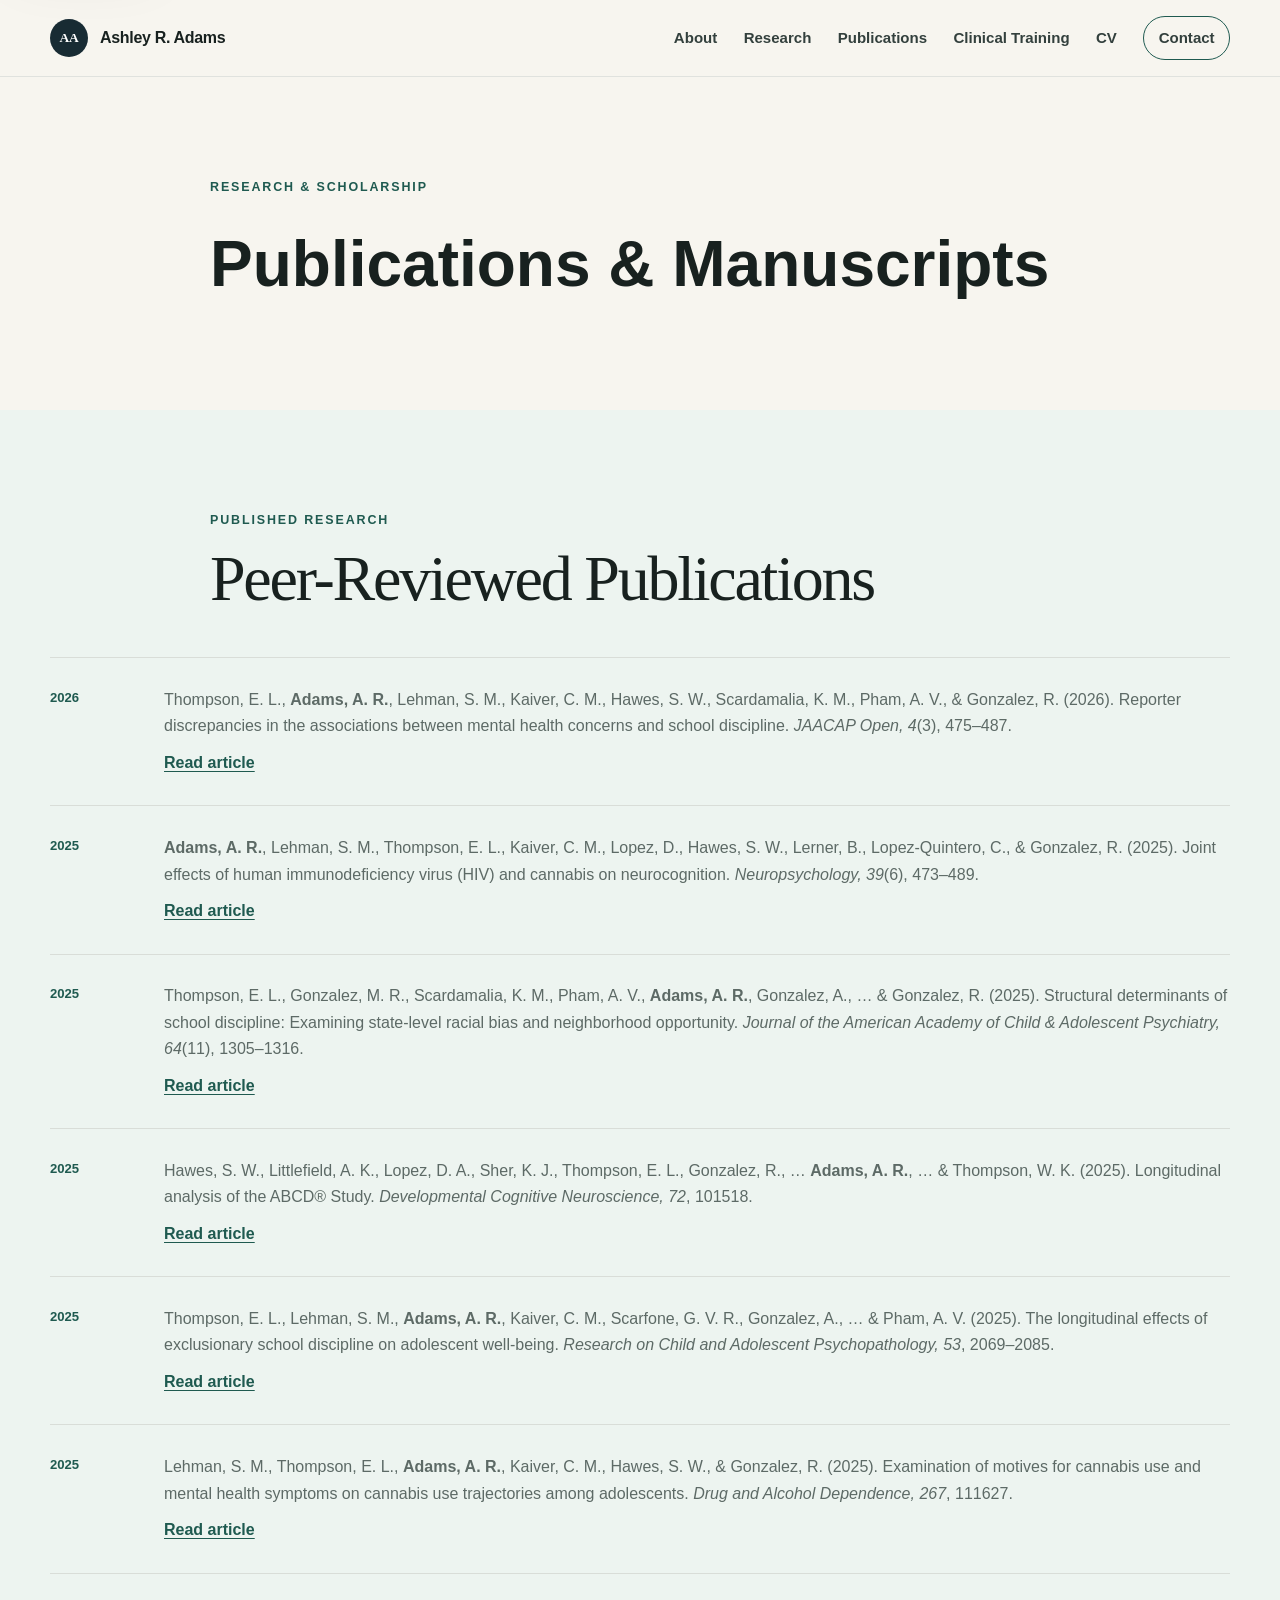
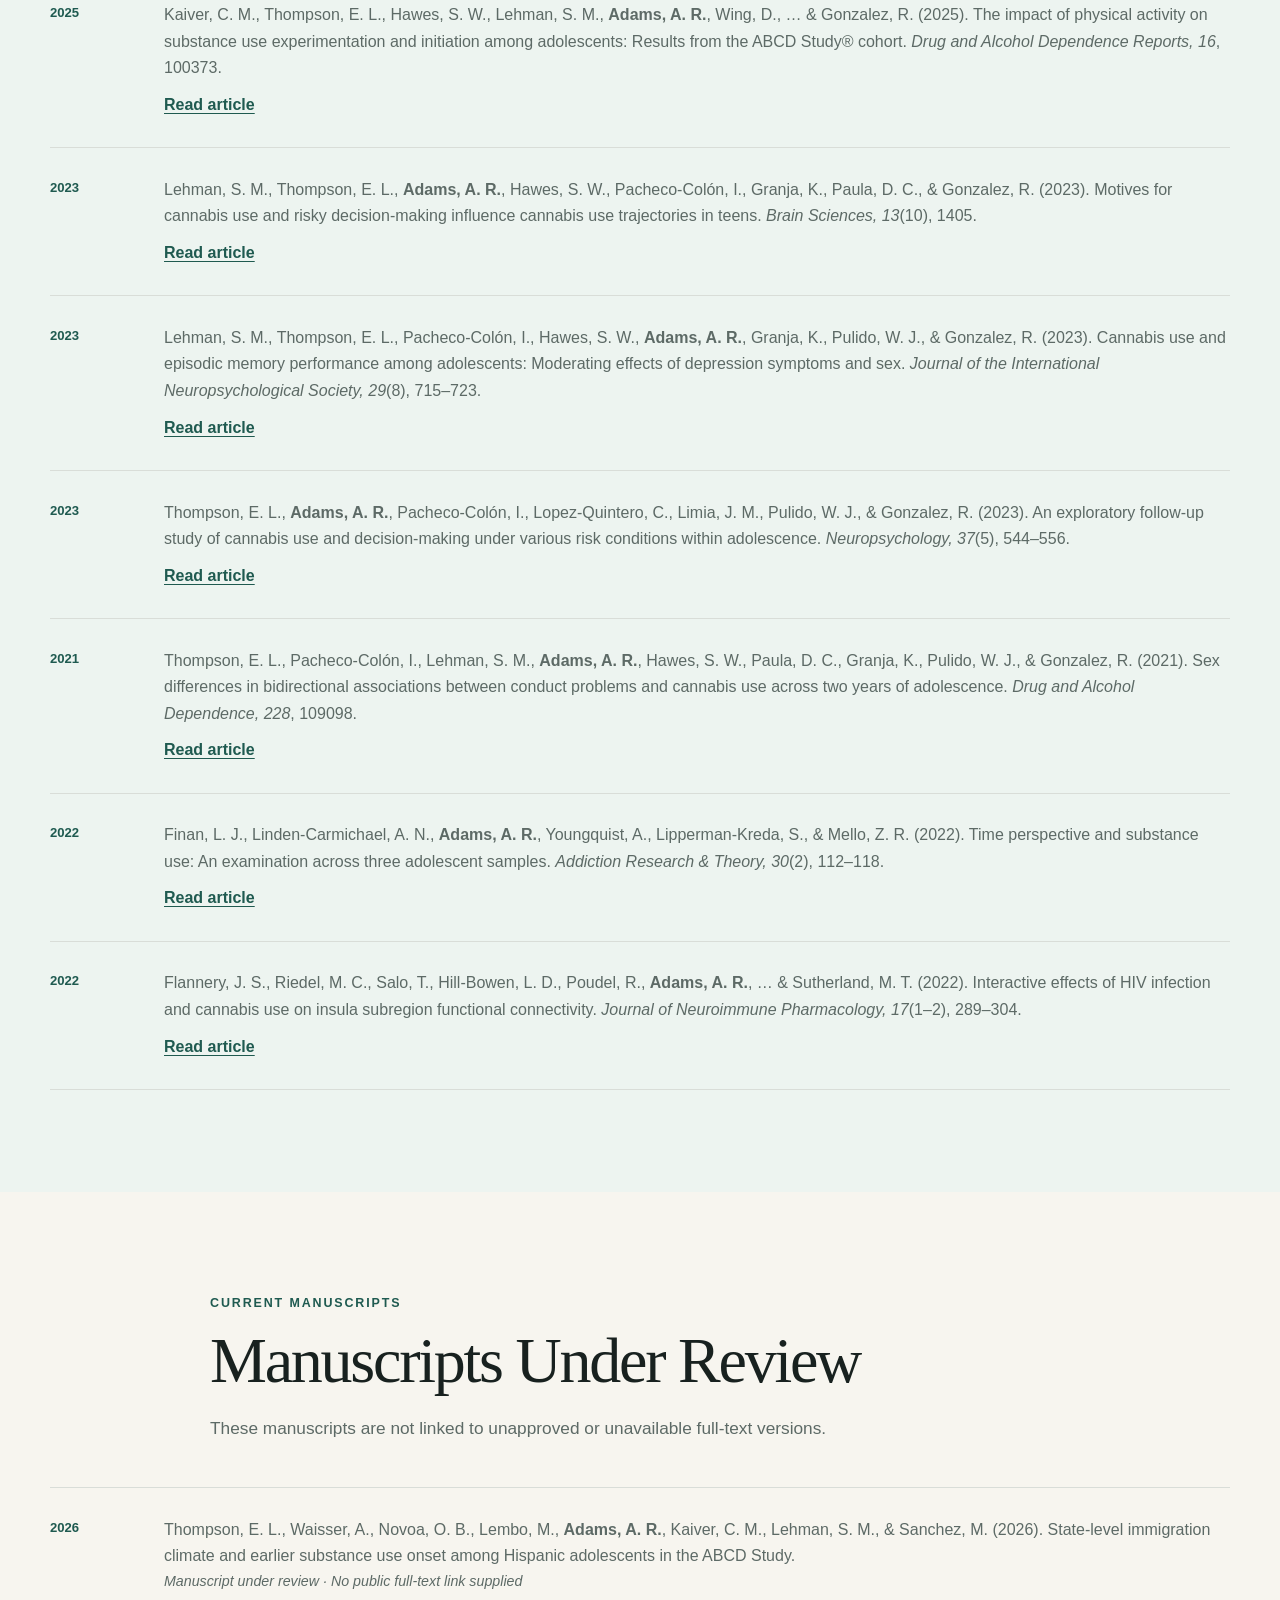
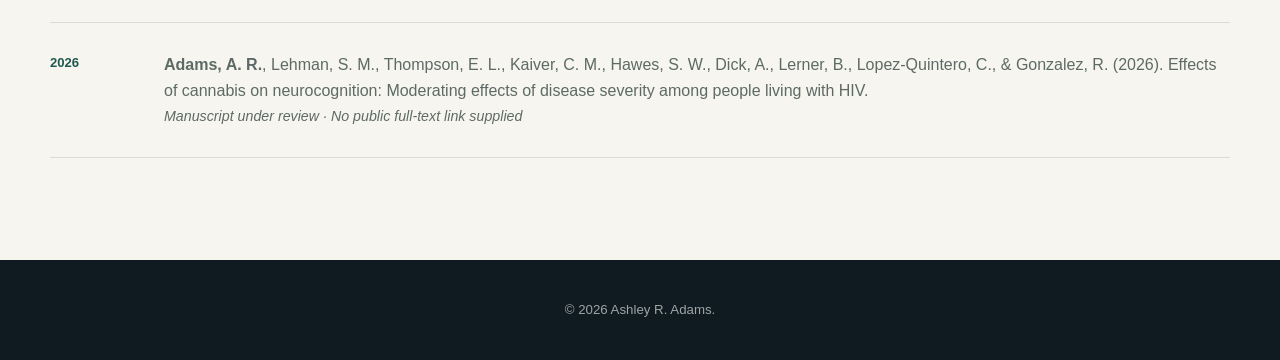
<file: publications.html>
<!doctype html>
<html lang="en">
<head>
<meta charset="utf-8">
<meta name="viewport" content="width=device-width, initial-scale=1">
<meta name="description" content="Peer-reviewed publications and manuscripts by Ashley R. Adams, M.S. Each published paper includes one direct DOI link.">
<meta property="og:title" content="Publications &amp; Manuscripts | Ashley R. Adams">
<meta property="og:description" content="Publications in neuropsychology, neuroHIV, substance use, and adolescent development.">
<meta property="og:type" content="website">
<title>Publications &amp; Manuscripts | Ashley R. Adams</title>
<link rel="stylesheet" href="styles.css">
<script defer src="script.js"></script>
</head>
<body>
<a class="skip-link" href="#main">Skip to content</a>
<header class="site-header"><div class="nav-wrap">
<a class="wordmark" href="index.html"><span class="monogram">AA</span><span>Ashley R. Adams</span></a>
<button class="nav-toggle" aria-expanded="false" aria-controls="site-nav"><span class="sr-only">Toggle navigation</span><span></span><span></span><span></span></button>
<nav id="site-nav" class="site-nav" aria-label="Primary navigation">
<a href="index.html#about">About</a>
<a href="index.html#research">Research</a>
<a href="publications.html" aria-current="page">Publications</a>
<a href="index.html#clinical">Clinical Training</a>
<a href="cv.html">CV</a>
<a class="nav-contact" href="mailto:asadams@fiu.edu">Contact</a>
</nav></div></header>
<main id="main">
<section class="section publications-intro">
<div class="section-heading"><p class="eyebrow">Research &amp; Scholarship</p><h1>Publications &amp; Manuscripts</h1></div>
</section>
<section class="section section-tint">
<div class="section-heading"><p class="eyebrow">Published research</p><h2>Peer-Reviewed Publications</h2></div>
<div class="publication-list"><article class="publication" id="publication-1">
  <span class="pub-year">2026</span>
  <div>
    <p>Thompson, E. L., <strong>Adams, A. R.</strong>, Lehman, S. M., Kaiver, C. M., Hawes, S. W., Scardamalia, K. M., Pham, A. V., &amp; Gonzalez, R. (2026). Reporter discrepancies in the associations between mental health concerns and school discipline. <em>JAACAP Open, 4</em>(3), 475–487.</p>
    <p class="publication-read"><a href="https://doi.org/10.1016/j.jaacop.2026.01.001">Read article</a></p>
  </div>
</article>
<article class="publication" id="publication-2">
  <span class="pub-year">2025</span>
  <div>
    <p><strong>Adams, A. R.</strong>, Lehman, S. M., Thompson, E. L., Kaiver, C. M., Lopez, D., Hawes, S. W., Lerner, B., Lopez-Quintero, C., &amp; Gonzalez, R. (2025). Joint effects of human immunodeficiency virus (HIV) and cannabis on neurocognition. <em>Neuropsychology, 39</em>(6), 473–489.</p>
    <p class="publication-read"><a href="https://doi.org/10.1037/neu0001003">Read article</a></p>
  </div>
</article>
<article class="publication" id="publication-3">
  <span class="pub-year">2025</span>
  <div>
    <p>Thompson, E. L., Gonzalez, M. R., Scardamalia, K. M., Pham, A. V., <strong>Adams, A. R.</strong>, Gonzalez, A., … &amp; Gonzalez, R. (2025). Structural determinants of school discipline: Examining state-level racial bias and neighborhood opportunity. <em>Journal of the American Academy of Child &amp; Adolescent Psychiatry, 64</em>(11), 1305–1316.</p>
    <p class="publication-read"><a href="https://doi.org/10.1016/j.jaac.2024.10.017">Read article</a></p>
  </div>
</article>
<article class="publication" id="publication-4">
  <span class="pub-year">2025</span>
  <div>
    <p>Hawes, S. W., Littlefield, A. K., Lopez, D. A., Sher, K. J., Thompson, E. L., Gonzalez, R., … <strong>Adams, A. R.</strong>, … &amp; Thompson, W. K. (2025). Longitudinal analysis of the ABCD® Study. <em>Developmental Cognitive Neuroscience, 72</em>, 101518.</p>
    <p class="publication-read"><a href="https://doi.org/10.1016/j.dcn.2025.101518">Read article</a></p>
  </div>
</article>
<article class="publication" id="publication-5">
  <span class="pub-year">2025</span>
  <div>
    <p>Thompson, E. L., Lehman, S. M., <strong>Adams, A. R.</strong>, Kaiver, C. M., Scarfone, G. V. R., Gonzalez, A., … &amp; Pham, A. V. (2025). The longitudinal effects of exclusionary school discipline on adolescent well-being. <em>Research on Child and Adolescent Psychopathology, 53</em>, 2069–2085.</p>
    <p class="publication-read"><a href="https://doi.org/10.1007/s10802-025-01386-y">Read article</a></p>
  </div>
</article>
<article class="publication" id="publication-6">
  <span class="pub-year">2025</span>
  <div>
    <p>Lehman, S. M., Thompson, E. L., <strong>Adams, A. R.</strong>, Kaiver, C. M., Hawes, S. W., &amp; Gonzalez, R. (2025). Examination of motives for cannabis use and mental health symptoms on cannabis use trajectories among adolescents. <em>Drug and Alcohol Dependence, 267</em>, 111627.</p>
    <p class="publication-read"><a href="https://doi.org/10.1016/j.drugalcdep.2024.111627">Read article</a></p>
  </div>
</article>
<article class="publication" id="publication-7">
  <span class="pub-year">2025</span>
  <div>
    <p>Kaiver, C. M., Thompson, E. L., Hawes, S. W., Lehman, S. M., <strong>Adams, A. R.</strong>, Wing, D., … &amp; Gonzalez, R. (2025). The impact of physical activity on substance use experimentation and initiation among adolescents: Results from the ABCD Study® cohort. <em>Drug and Alcohol Dependence Reports, 16</em>, 100373.</p>
    <p class="publication-read"><a href="https://doi.org/10.1016/j.dadr.2025.100373">Read article</a></p>
  </div>
</article>
<article class="publication" id="publication-8">
  <span class="pub-year">2023</span>
  <div>
    <p>Lehman, S. M., Thompson, E. L., <strong>Adams, A. R.</strong>, Hawes, S. W., Pacheco-Colón, I., Granja, K., Paula, D. C., &amp; Gonzalez, R. (2023). Motives for cannabis use and risky decision-making influence cannabis use trajectories in teens. <em>Brain Sciences, 13</em>(10), 1405.</p>
    <p class="publication-read"><a href="https://doi.org/10.3390/brainsci13101405">Read article</a></p>
  </div>
</article>
<article class="publication" id="publication-9">
  <span class="pub-year">2023</span>
  <div>
    <p>Lehman, S. M., Thompson, E. L., Pacheco-Colón, I., Hawes, S. W., <strong>Adams, A. R.</strong>, Granja, K., Pulido, W. J., &amp; Gonzalez, R. (2023). Cannabis use and episodic memory performance among adolescents: Moderating effects of depression symptoms and sex. <em>Journal of the International Neuropsychological Society, 29</em>(8), 715–723.</p>
    <p class="publication-read"><a href="https://doi.org/10.1017/S135561772300005X">Read article</a></p>
  </div>
</article>
<article class="publication" id="publication-10">
  <span class="pub-year">2023</span>
  <div>
    <p>Thompson, E. L., <strong>Adams, A. R.</strong>, Pacheco-Colón, I., Lopez-Quintero, C., Limia, J. M., Pulido, W. J., &amp; Gonzalez, R. (2023). An exploratory follow-up study of cannabis use and decision-making under various risk conditions within adolescence. <em>Neuropsychology, 37</em>(5), 544–556.</p>
    <p class="publication-read"><a href="https://doi.org/10.1037/neu0000897">Read article</a></p>
  </div>
</article>
<article class="publication" id="publication-11">
  <span class="pub-year">2021</span>
  <div>
    <p>Thompson, E. L., Pacheco-Colón, I., Lehman, S. M., <strong>Adams, A. R.</strong>, Hawes, S. W., Paula, D. C., Granja, K., Pulido, W. J., &amp; Gonzalez, R. (2021). Sex differences in bidirectional associations between conduct problems and cannabis use across two years of adolescence. <em>Drug and Alcohol Dependence, 228</em>, 109098.</p>
    <p class="publication-read"><a href="https://doi.org/10.1016/j.drugalcdep.2021.109098">Read article</a></p>
  </div>
</article>
<article class="publication" id="publication-12">
  <span class="pub-year">2022</span>
  <div>
    <p>Finan, L. J., Linden-Carmichael, A. N., <strong>Adams, A. R.</strong>, Youngquist, A., Lipperman-Kreda, S., &amp; Mello, Z. R. (2022). Time perspective and substance use: An examination across three adolescent samples. <em>Addiction Research &amp; Theory, 30</em>(2), 112–118.</p>
    <p class="publication-read"><a href="https://doi.org/10.1080/16066359.2021.1948537">Read article</a></p>
  </div>
</article>
<article class="publication" id="publication-13">
  <span class="pub-year">2022</span>
  <div>
    <p>Flannery, J. S., Riedel, M. C., Salo, T., Hill-Bowen, L. D., Poudel, R., <strong>Adams, A. R.</strong>, … &amp; Sutherland, M. T. (2022). Interactive effects of HIV infection and cannabis use on insula subregion functional connectivity. <em>Journal of Neuroimmune Pharmacology, 17</em>(1–2), 289–304.</p>
    <p class="publication-read"><a href="https://doi.org/10.1007/s11481-021-10005-8">Read article</a></p>
  </div>
</article></div>
</section>
<section class="section">
<div class="section-heading"><p class="eyebrow">Current manuscripts</p><h2>Manuscripts Under Review</h2><p class="section-intro">These manuscripts are not linked to unapproved or unavailable full-text versions.</p></div>
<div class="publication-list"><article class="publication"><span class="pub-year">2026</span><div><p>Thompson, E. L., Waisser, A., Novoa, O. B., Lembo, M., <strong>Adams, A. R.</strong>, Kaiver, C. M., Lehman, S. M., &amp; Sanchez, M. (2026). State-level immigration climate and earlier substance use onset among Hispanic adolescents in the ABCD Study.</p><p class="publication-status">Manuscript under review · No public full-text link supplied</p></div></article>
<article class="publication"><span class="pub-year">2026</span><div><p><strong>Adams, A. R.</strong>, Lehman, S. M., Thompson, E. L., Kaiver, C. M., Hawes, S. W., Dick, A., Lerner, B., Lopez-Quintero, C., &amp; Gonzalez, R. (2026). Effects of cannabis on neurocognition: Moderating effects of disease severity among people living with HIV.</p><p class="publication-status">Manuscript under review · No public full-text link supplied</p></div></article></div>
</section>
</main>
<footer><p>© <span id="year"></span> Ashley R. Adams.</p></footer>
</body></html>
</file>
<file: styles.css>
/* Ashley R. Adams academic website
   Dependency-free, responsive, and designed for GitHub Pages. */

:root {
  --ink: #18211f;
  --muted: #5d6a66;
  --paper: #f7f5ef;
  --white: #ffffff;
  --line: #d9ddd8;
  --accent: #1f5a50;
  --accent-bright: #dcebe4;
  --accent-soft: #edf4f0;
  --navy: #182b33;
  --warm: #b8734a;
  --shadow: 0 18px 60px rgba(24, 43, 51, 0.10);
  --radius: 24px;
  --max: 1180px;
}

* { box-sizing: border-box; }

html {
  scroll-behavior: smooth;
  scroll-padding-top: 90px;
}

body {
  margin: 0;
  background: var(--paper);
  color: var(--ink);
  font-family: Inter, ui-sans-serif, -apple-system, BlinkMacSystemFont, "Segoe UI", sans-serif;
  line-height: 1.65;
  text-rendering: optimizeLegibility;
}

a { color: inherit; }
img { max-width: 100%; }

.sr-only {
  position: absolute;
  width: 1px;
  height: 1px;
  padding: 0;
  margin: -1px;
  overflow: hidden;
  clip: rect(0, 0, 0, 0);
  white-space: nowrap;
  border: 0;
}

.skip-link {
  position: fixed;
  left: 1rem;
  top: -100px;
  z-index: 9999;
  padding: .75rem 1rem;
  background: var(--white);
  border-radius: 10px;
  box-shadow: var(--shadow);
}

.skip-link:focus { top: 1rem; }

.site-header {
  position: sticky;
  top: 0;
  z-index: 1000;
  border-bottom: 1px solid rgba(217, 221, 216, .75);
  background: rgba(247, 245, 239, .92);
  backdrop-filter: blur(18px);
}

.nav-wrap {
  width: min(calc(100% - 2rem), var(--max));
  min-height: 76px;
  margin: 0 auto;
  display: flex;
  align-items: center;
  justify-content: space-between;
}

.wordmark {
  display: inline-flex;
  align-items: center;
  gap: .75rem;
  font-weight: 760;
  text-decoration: none;
  letter-spacing: -.02em;
}

.monogram {
  width: 38px;
  height: 38px;
  border-radius: 50%;
  display: grid;
  place-items: center;
  background: var(--navy);
  color: var(--white);
  font-family: Georgia, "Times New Roman", serif;
  font-size: .84rem;
}

.site-nav {
  display: flex;
  align-items: center;
  gap: 1.65rem;
}

.site-nav a {
  color: #33403d;
  text-decoration: none;
  font-size: .94rem;
  font-weight: 650;
}

.site-nav a:hover,
.site-nav a:focus-visible { color: var(--accent); }

.site-nav .nav-contact {
  padding: .55rem .9rem;
  border: 1px solid var(--accent);
  border-radius: 999px;
}

.nav-toggle {
  display: none;
  border: 0;
  background: transparent;
  padding: .5rem;
}

.nav-toggle span:not(.sr-only) {
  display: block;
  width: 24px;
  height: 2px;
  margin: 5px 0;
  background: var(--ink);
}

.hero {
  position: relative;
  overflow: hidden;
  padding: clamp(5rem, 9vw, 8.5rem) 1rem clamp(4.5rem, 8vw, 7rem);
}

.hero::before {
  content: "";
  position: absolute;
  width: 720px;
  height: 720px;
  right: -260px;
  top: -310px;
  border-radius: 50%;
  background: radial-gradient(circle, rgba(184, 115, 74, .16), rgba(184, 115, 74, 0) 68%);
  pointer-events: none;
}

.hero-grid {
  position: relative;
  width: min(100%, var(--max));
  margin: 0 auto;
  display: grid;
  grid-template-columns: minmax(0, 1.35fr) minmax(330px, .75fr);
  align-items: center;
  gap: clamp(3rem, 7vw, 7rem);
}

.eyebrow {
  margin: 0 0 1rem;
  color: var(--accent);
  font-size: .78rem;
  line-height: 1.3;
  font-weight: 800;
  letter-spacing: .15em;
  text-transform: uppercase;
}

.hero h1,
.section h2,
.contact-section h2,
.cv-hero h1 {
  font-family: Georgia, "Times New Roman", serif;
  font-weight: 500;
  letter-spacing: -.035em;
  line-height: 1.06;
}

.hero h1 {
  max-width: 760px;
  margin: 0;
  font-size: clamp(3.7rem, 8.5vw, 7.1rem);
}

.hero-role {
  max-width: 720px;
  margin: 1.2rem 0 0;
  font-size: clamp(1.25rem, 2.2vw, 1.72rem);
  font-weight: 650;
  line-height: 1.35;
}

.hero-summary {
  max-width: 720px;
  margin: 1.4rem 0 0;
  color: var(--muted);
  font-size: 1.08rem;
}

.hero-motif {
  width: min(100%, 510px);
  margin: 1.75rem 0 .15rem;
}

.hero-motif svg {
  display: block;
  width: 100%;
  height: auto;
}

.motif-connection {
  fill: none;
  stroke: rgba(31, 90, 80, .38);
  stroke-width: 1.5;
  stroke-linecap: round;
}

.motif-connection.light {
  stroke: rgba(184, 115, 74, .2);
  stroke-dasharray: 3 8;
}

.motif-ring {
  fill: rgba(255, 255, 255, .18);
  stroke: rgba(31, 90, 80, .22);
  stroke-width: 1;
}

.motif-dot.accent { fill: var(--accent); }
.motif-dot.navy { fill: var(--navy); }
.motif-dot.warm { fill: var(--warm); }
.motif-dot.small { fill: #b9cec3; }

/* Focus statement replaces the large orbit illustration on narrow screens. */
.mobile-research-focus {
  display: none;
}

.mobile-research-focus-label {
  margin: 0 0 .5rem;
  color: var(--accent);
  font-size: .76rem;
  font-weight: 800;
  letter-spacing: .12em;
  text-transform: uppercase;
}

.mobile-research-focus-topics {
  margin: 0;
  max-width: 36rem;
  color: var(--ink);
  font-size: clamp(.98rem, 2.4vw, 1.08rem);
  line-height: 1.65;
  font-weight: 600;
}

.hero-actions,
.contact-actions {
  display: flex;
  flex-wrap: wrap;
  gap: .85rem;
  margin-top: 2rem;
}

.button {
  display: inline-flex;
  align-items: center;
  justify-content: center;
  min-height: 48px;
  padding: .78rem 1.15rem;
  border: 1px solid transparent;
  border-radius: 999px;
  font-weight: 760;
  text-decoration: none;
  transition: transform .2s ease, box-shadow .2s ease, background .2s ease;
}

.button:hover {
  transform: translateY(-2px);
  box-shadow: 0 12px 24px rgba(24, 43, 51, .12);
}

.button.primary {
  background: var(--accent);
  color: var(--white);
}

.button.secondary {
  border-color: var(--line);
  background: rgba(255,255,255,.6);
}

.button.light {
  background: var(--white);
  color: var(--navy);
}

.button.ghost-light {
  border-color: rgba(255,255,255,.38);
  color: var(--white);
}

.hero-meta {
  display: flex;
  flex-wrap: wrap;
  gap: .8rem 1.4rem;
  margin-top: 2.1rem;
  color: var(--muted);
  font-size: .92rem;
}

.hero-meta span,
.hero-meta a {
  position: relative;
  text-decoration: none;
}

.hero-meta span:not(:last-child)::after,
.hero-meta a:not(:last-child)::after {
  content: "•";
  position: absolute;
  right: -.9rem;
  color: #adb6b2;
}

.research-mark {
  position: relative;
  min-height: 480px;
  border: 1px solid rgba(31, 90, 80, .14);
  border-radius: 50% 44% 48% 42%;
  background:
    radial-gradient(circle at 30% 30%, rgba(255,255,255,.92), rgba(255,255,255,.35) 40%, transparent 66%),
    linear-gradient(145deg, var(--accent-bright), #f2e8dd);
  box-shadow: var(--shadow);
  display: grid;
  place-items: center;
}

.mark-core {
  width: 210px;
  height: 210px;
  border-radius: 50%;
  display: grid;
  place-content: center;
  padding: 2rem;
  background: var(--navy);
  color: var(--white);
  text-align: center;
  box-shadow: 0 26px 60px rgba(24, 43, 51, .25);
}

.mark-core span {
  font-size: .74rem;
  font-weight: 760;
  letter-spacing: .12em;
  text-transform: uppercase;
  opacity: .7;
}

.mark-core strong {
  display: block;
  margin-top: .75rem;
  font-family: Georgia, "Times New Roman", serif;
  font-size: 1.25rem;
  line-height: 1.25;
}

.orbit {
  position: absolute;
  border: 1px solid rgba(31, 90, 80, .25);
  border-radius: 50%;
}

.orbit-one { inset: 12%; transform: rotate(18deg); }
.orbit-two { inset: 20% 8%; transform: rotate(-35deg); }
.orbit-three { inset: 7% 25%; transform: rotate(55deg); }

.focus-chip {
  position: absolute;
  padding: .5rem .75rem;
  border: 1px solid rgba(31, 90, 80, .16);
  border-radius: 999px;
  background: rgba(255,255,255,.86);
  box-shadow: 0 8px 30px rgba(24, 43, 51, .08);
  font-size: .78rem;
  font-weight: 760;
}

.chip-one { top: 16%; left: 8%; }
.chip-two { top: 22%; right: 7%; }
.chip-three { bottom: 18%; left: 4%; }
.chip-four { bottom: 10%; right: 8%; }

.section {
  padding: clamp(4.5rem, 8vw, 7rem) 1rem;
}

.section > * {
  width: min(100%, var(--max));
  margin-left: auto;
  margin-right: auto;
}

.section-heading {
  max-width: 860px;
  margin-bottom: 2.8rem;
}

.section h2,
.contact-section h2 {
  margin: 0;
  font-size: clamp(2.35rem, 5vw, 4rem);
}

.section-intro {
  max-width: 760px;
  margin: 1.2rem 0 0;
  color: var(--muted);
  font-size: 1.08rem;
}

.about-grid {
  display: grid;
  grid-template-columns: 1.08fr .92fr;
  gap: clamp(2.5rem, 6vw, 6rem);
}

.prose p {
  margin: 0 0 1.2rem;
  font-size: 1.08rem;
}

.credentials {
  border-top: 1px solid var(--line);
}

.credential {
  display: grid;
  grid-template-columns: 110px 1fr;
  gap: 1.2rem;
  padding: 1.35rem 0;
  border-bottom: 1px solid var(--line);
}

.credential-year {
  color: var(--accent);
  font-size: .84rem;
  font-weight: 800;
}

.credential strong { font-size: 1.02rem; }
.credential p { margin: .25rem 0 0; color: var(--muted); }

.section-tint {
  background: var(--accent-soft);
}

.card-grid {
  display: grid;
  gap: 1rem;
}

.card-grid.three { grid-template-columns: repeat(3, 1fr); }
.card-grid.two { grid-template-columns: repeat(2, 1fr); }

.research-card,
.plain-card {
  position: relative;
  padding: 1.8rem;
  border: 1px solid rgba(31, 90, 80, .12);
  border-radius: var(--radius);
  background: rgba(255,255,255,.75);
}

.research-card h3,
.plain-card h3,
.project-feature h3,
.clinical-grid h3,
.publication h3 {
  margin: 0;
  font-family: Georgia, "Times New Roman", serif;
  font-weight: 600;
  line-height: 1.25;
}

.research-card h3 { margin-top: 2.5rem; font-size: 1.45rem; }
.research-card p,
.plain-card p { margin-bottom: 0; color: var(--muted); }

.card-number {
  position: absolute;
  top: 1.2rem;
  right: 1.35rem;
  color: rgba(31, 90, 80, .45);
  font-size: .75rem;
  font-weight: 800;
  letter-spacing: .12em;
}

.project-feature {
  margin-top: 1rem;
  padding: clamp(1.8rem, 4vw, 3rem);
  border-radius: var(--radius);
  background: var(--navy);
  color: var(--white);
  display: grid;
  grid-template-columns: 1fr;
  align-items: end;
  gap: 2rem;
}

.project-feature .eyebrow { color: #a9d5c8; }
.project-feature h3 { font-size: clamp(1.6rem, 3vw, 2.35rem); }
.project-feature p { margin: 0; color: rgba(255,255,255,.72); }
.project-feature-details { display: grid; gap: 1rem; }
.project-feature .project-repo-links { font-size: .91rem; }
.project-repo-links a { color: #d2efe5; text-decoration: underline; text-underline-offset: .15em; }
.project-repo-links a:hover, .project-repo-links a:focus-visible { color: #ffffff; }

.split-heading {
  max-width: none;
  display: flex;
  justify-content: space-between;
  align-items: end;
  gap: 2rem;
}

.text-link {
  color: var(--accent);
  font-weight: 800;
  text-decoration: none;
  white-space: nowrap;
}

.publication-list {
  border-top: 1px solid var(--line);
}

.publication {
  display: grid;
  grid-template-columns: 90px 1fr;
  gap: 1.5rem;
  padding: 1.8rem 0;
  border-bottom: 1px solid var(--line);
}

.pub-year {
  color: var(--accent);
  font-size: .82rem;
  font-weight: 800;
}

.publication p { margin: 0; color: var(--muted); }
.publication h3 { margin: .45rem 0 .4rem; font-size: 1.35rem; }
.publication .journal { font-style: italic; }

.section-dark {
  background: var(--navy);
  color: var(--white);
}

.section-dark .eyebrow { color: #a9d5c8; }
.section-dark .section-intro { color: rgba(255,255,255,.68); }

.clinical-grid {
  display: grid;
  grid-template-columns: repeat(3, 1fr);
  gap: 1rem;
}

.clinical-grid article {
  padding: 1.7rem;
  border: 1px solid rgba(255,255,255,.15);
  border-radius: var(--radius);
  background: rgba(255,255,255,.055);
}

.clinical-grid span {
  color: #a9d5c8;
  font-size: .82rem;
  font-weight: 800;
}

.clinical-grid h3 { margin-top: 1.6rem; font-size: 1.4rem; }
.clinical-grid p { color: rgba(255,255,255,.8); }
.clinical-grid .detail { color: rgba(255,255,255,.62); }

.contact-section {
  padding: clamp(4rem, 8vw, 6rem) max(1rem, calc((100% - var(--max)) / 2));
  background: var(--accent);
  color: var(--white);
  display: grid;
  grid-template-columns: 1fr auto;
  align-items: center;
  gap: 3rem;
}

.contact-section .eyebrow { color: #cbe7de; }
.contact-section p:not(.eyebrow) { color: rgba(255,255,255,.76); }

footer {
  padding: 1.6rem 1rem;
  background: #0f1b20;
  color: rgba(255,255,255,.6);
  text-align: center;
  font-size: .83rem;
}

/* CV page */
.cv-page {
  background: #fbfaf7;
}

.cv-hero {
  padding: 4.5rem 1rem 3rem;
  border-bottom: 1px solid var(--line);
}

.cv-hero-inner,
.cv-layout {
  width: min(100%, 980px);
  margin: 0 auto;
}

.cv-hero h1 {
  margin: 0;
  font-size: clamp(3rem, 7vw, 5.5rem);
}

.cv-hero p {
  max-width: 700px;
  color: var(--muted);
  font-size: 1.05rem;
}

.cv-toolbar {
  display: flex;
  flex-wrap: wrap;
  gap: .75rem;
  margin-top: 1.5rem;
}

.cv-layout {
  padding: 3.5rem 1rem 6rem;
}

.cv-section {
  padding: 2.2rem 0;
  border-bottom: 1px solid var(--line);
}

.cv-section h2 {
  margin: 0 0 1.4rem;
  color: var(--accent);
  font-size: .8rem;
  letter-spacing: .14em;
  text-transform: uppercase;
}

.cv-entry {
  display: grid;
  grid-template-columns: 160px 1fr;
  gap: 1.5rem;
  margin: 0 0 1.7rem;
}

.cv-entry time {
  color: var(--muted);
  font-size: .86rem;
  font-weight: 700;
}

.cv-entry h3 { margin: 0; font-size: 1.08rem; }
.cv-entry p { margin: .25rem 0; color: var(--muted); }
.cv-entry ul { margin: .65rem 0 0; padding-left: 1.2rem; }
.cv-entry li { margin: .35rem 0; }

.cv-pubs {
  list-style: none;
  padding: 0;
  margin: 0;
}

.cv-pubs li {
  padding: 0 0 1.2rem;
  color: #38433f;
}

@media (max-width: 900px) {
  .site-nav {
    position: absolute;
    top: 76px;
    left: 1rem;
    right: 1rem;
    display: none;
    flex-direction: column;
    align-items: stretch;
    gap: 0;
    padding: .8rem;
    border: 1px solid var(--line);
    border-radius: 18px;
    background: var(--white);
    box-shadow: var(--shadow);
  }

  .site-nav.open { display: flex; }
  .site-nav a { padding: .75rem; }
  .nav-toggle { display: block; }

  .hero-grid,
  .about-grid,
  .project-feature,
  .contact-section {
    grid-template-columns: 1fr;
  }

  .hero-grid { gap: 1.6rem; }
  .research-mark { display: none; }
  .mobile-research-focus {
    display: block;
    max-width: 38rem;
    margin-top: 1.75rem;
    padding: 1.1rem 1.15rem;
    border-left: 2px solid rgba(31, 90, 80, .40);
    background: rgba(220, 235, 228, .32);
    border-radius: 0 10px 10px 0;
  }
  .card-grid.three,
  .clinical-grid { grid-template-columns: 1fr; }

  .contact-actions { margin-top: 0; }
}

@media (max-width: 640px) {
  .hero { padding: 3.5rem 1rem 3.5rem; }
  .hero h1 { font-size: clamp(2.8rem, 13vw, 3.9rem); }
  .mobile-research-focus { margin-top: 1.5rem; }
  .hero-meta { margin-top: 1.5rem; }
  .card-grid.two { grid-template-columns: 1fr; }
  .split-heading { display: block; }
  .split-heading .text-link { display: inline-block; margin-top: 1rem; }
  .publication { grid-template-columns: 1fr; gap: .35rem; }
  .credential { grid-template-columns: 1fr; gap: .35rem; }
  .hero-meta { display: grid; gap: .4rem; }
  .hero-meta span::after,
  .hero-meta a::after { content: none !important; }
  .cv-entry { grid-template-columns: 1fr; gap: .4rem; }
}

@media print {
  .site-header,
  .cv-toolbar,
  footer { display: none !important; }

  body,
  .cv-page { background: white; }

  .cv-hero { padding: 1rem 0; }
  .cv-layout { padding: 0; }
  .cv-section { break-inside: avoid; }
  a { text-decoration: none; }
}

/* Long-form research and publication archive */
.project-feature-details { max-width: 950px; }
.project-feature .dissertation-lead { color: #fff; font-family: Georgia, 'Times New Roman', serif; font-size: clamp(1.22rem, 2vw, 1.65rem); line-height: 1.4; }
.publications-intro h1 { margin: 0; font-size: clamp(2.2rem, 5vw, 4rem); }
.publications-intro { padding-bottom: clamp(2rem, 4vw, 3rem); }
.publication-read { margin-top: .65rem !important; }
.publication-read a, .cv-pubs a { color: var(--accent); font-weight: 750; text-decoration: underline; text-underline-offset: .16em; }
.publication-status { font-size: .89rem; font-style: italic; }

/* Dissertation findings and study repository index */
.dissertation-results { display: grid; gap: 1.6rem; margin: .3rem 0 .5rem; }
.dissertation-result { border-left: 2px solid rgba(169, 213, 200, .55); padding-left: 1.2rem; }
.project-feature h4 { margin: 0 0 .65rem; font-family: Georgia, "Times New Roman", serif; font-size: 1.25rem; font-weight: 600; line-height: 1.3; color: var(--white); }
.dissertation-next { border-top: 1px solid rgba(255,255,255,.22); padding-top: 1.3rem; }
.dissertation-repos { margin-top: .2rem; padding: 1.35rem; border: 1px solid rgba(169,213,200,.28); border-radius: 16px; background: rgba(255,255,255,.035); }
.dissertation-repos ul { list-style: none; margin: 0; padding: 0; display: grid; gap: 0; }
.dissertation-repos li { display: flex; justify-content: space-between; align-items: baseline; flex-wrap: wrap; gap: .25rem 1rem; padding: .8rem 0; border-bottom: 1px solid rgba(255,255,255,.12); }
.dissertation-repos li:last-child { border-bottom: none; }
.dissertation-repos a { color: #d2efe5; font-weight: 650; text-underline-offset: .17em; }
.dissertation-repos li span { color: rgba(255,255,255,.65); font-size: .86rem; }
.project-feature .repo-note { margin-top: .8rem; font-size: .87rem; }

/* Academic affiliations */
.affiliation-grid .plain-card h3 { margin: 0; font-size: 1.3rem; }
.affiliation-grid .plain-card h3 a { color: var(--accent); text-decoration: underline; text-decoration-thickness: 1px; text-underline-offset: .2em; }
.affiliation-grid .plain-card h3 a:hover, .affiliation-grid .plain-card h3 a:focus-visible { color: var(--navy); }
.affiliation-grid .plain-card p { margin-top: .6rem; }
</file>
